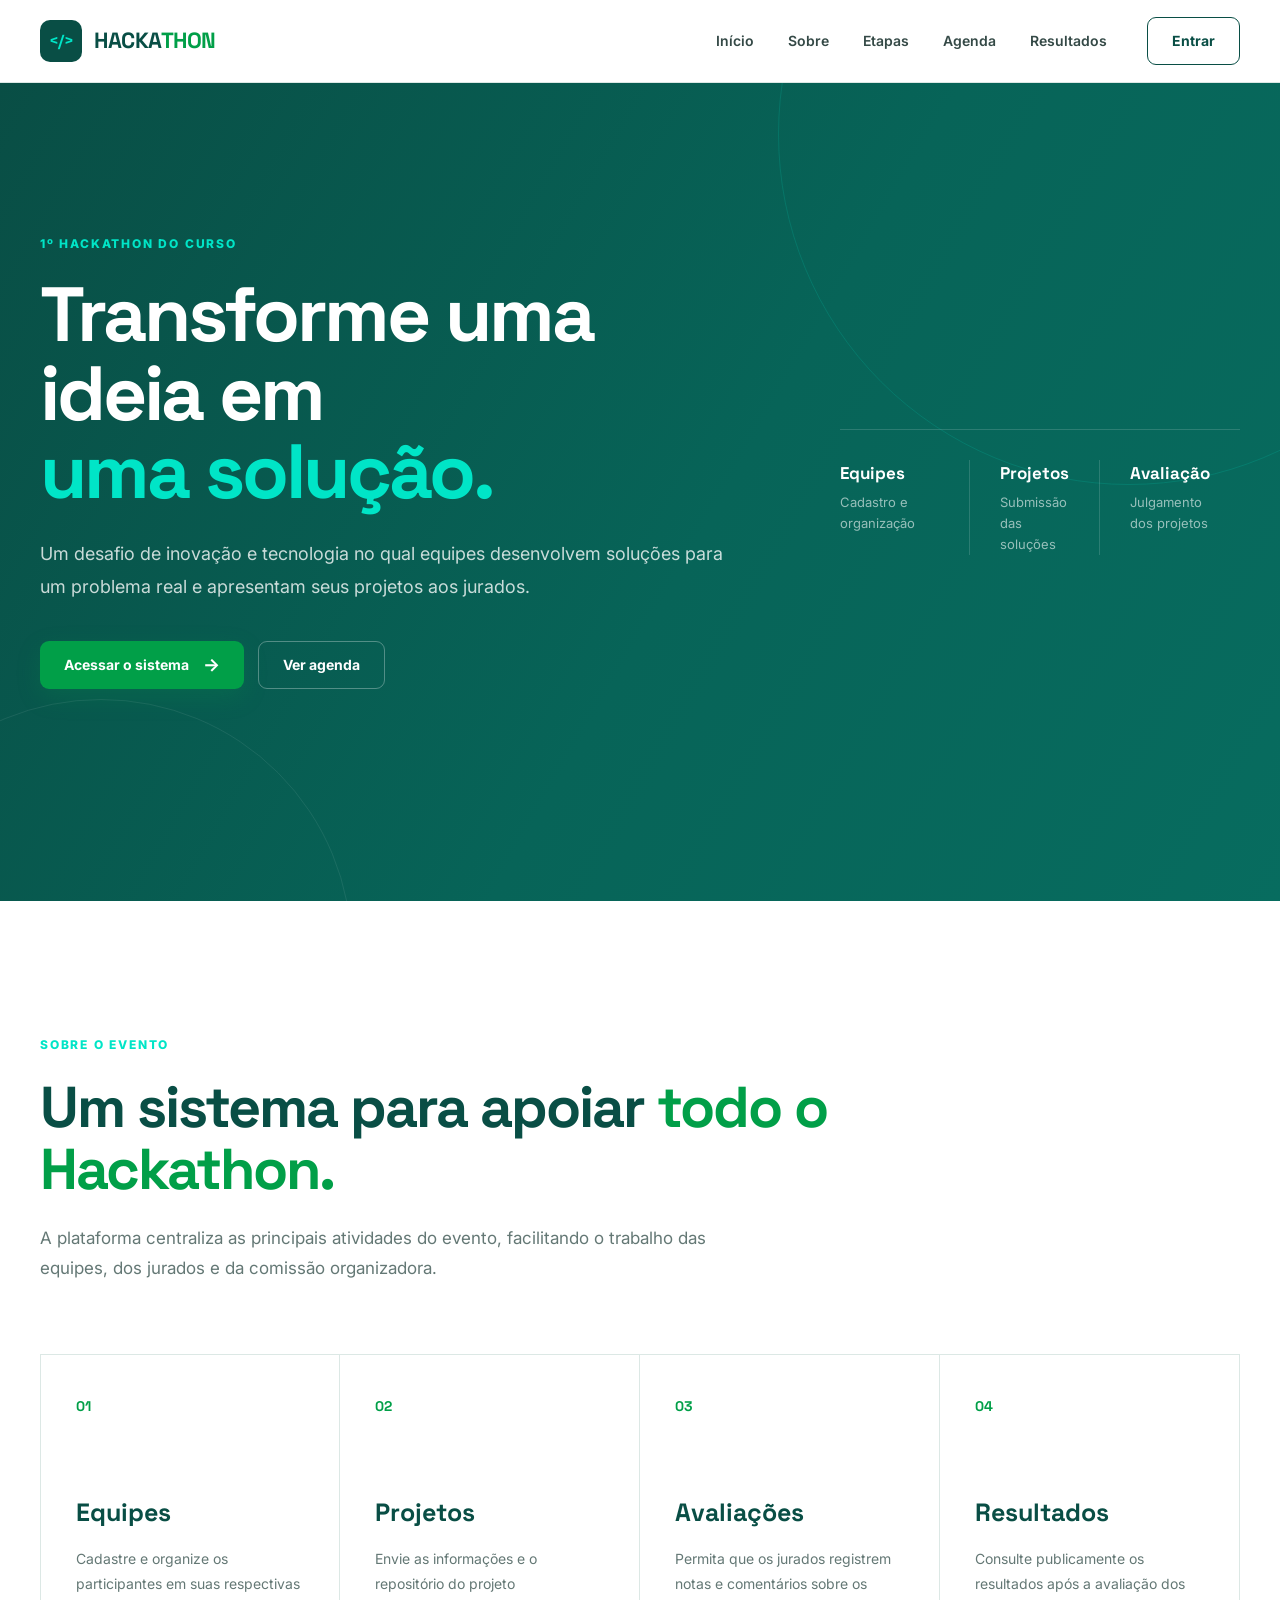
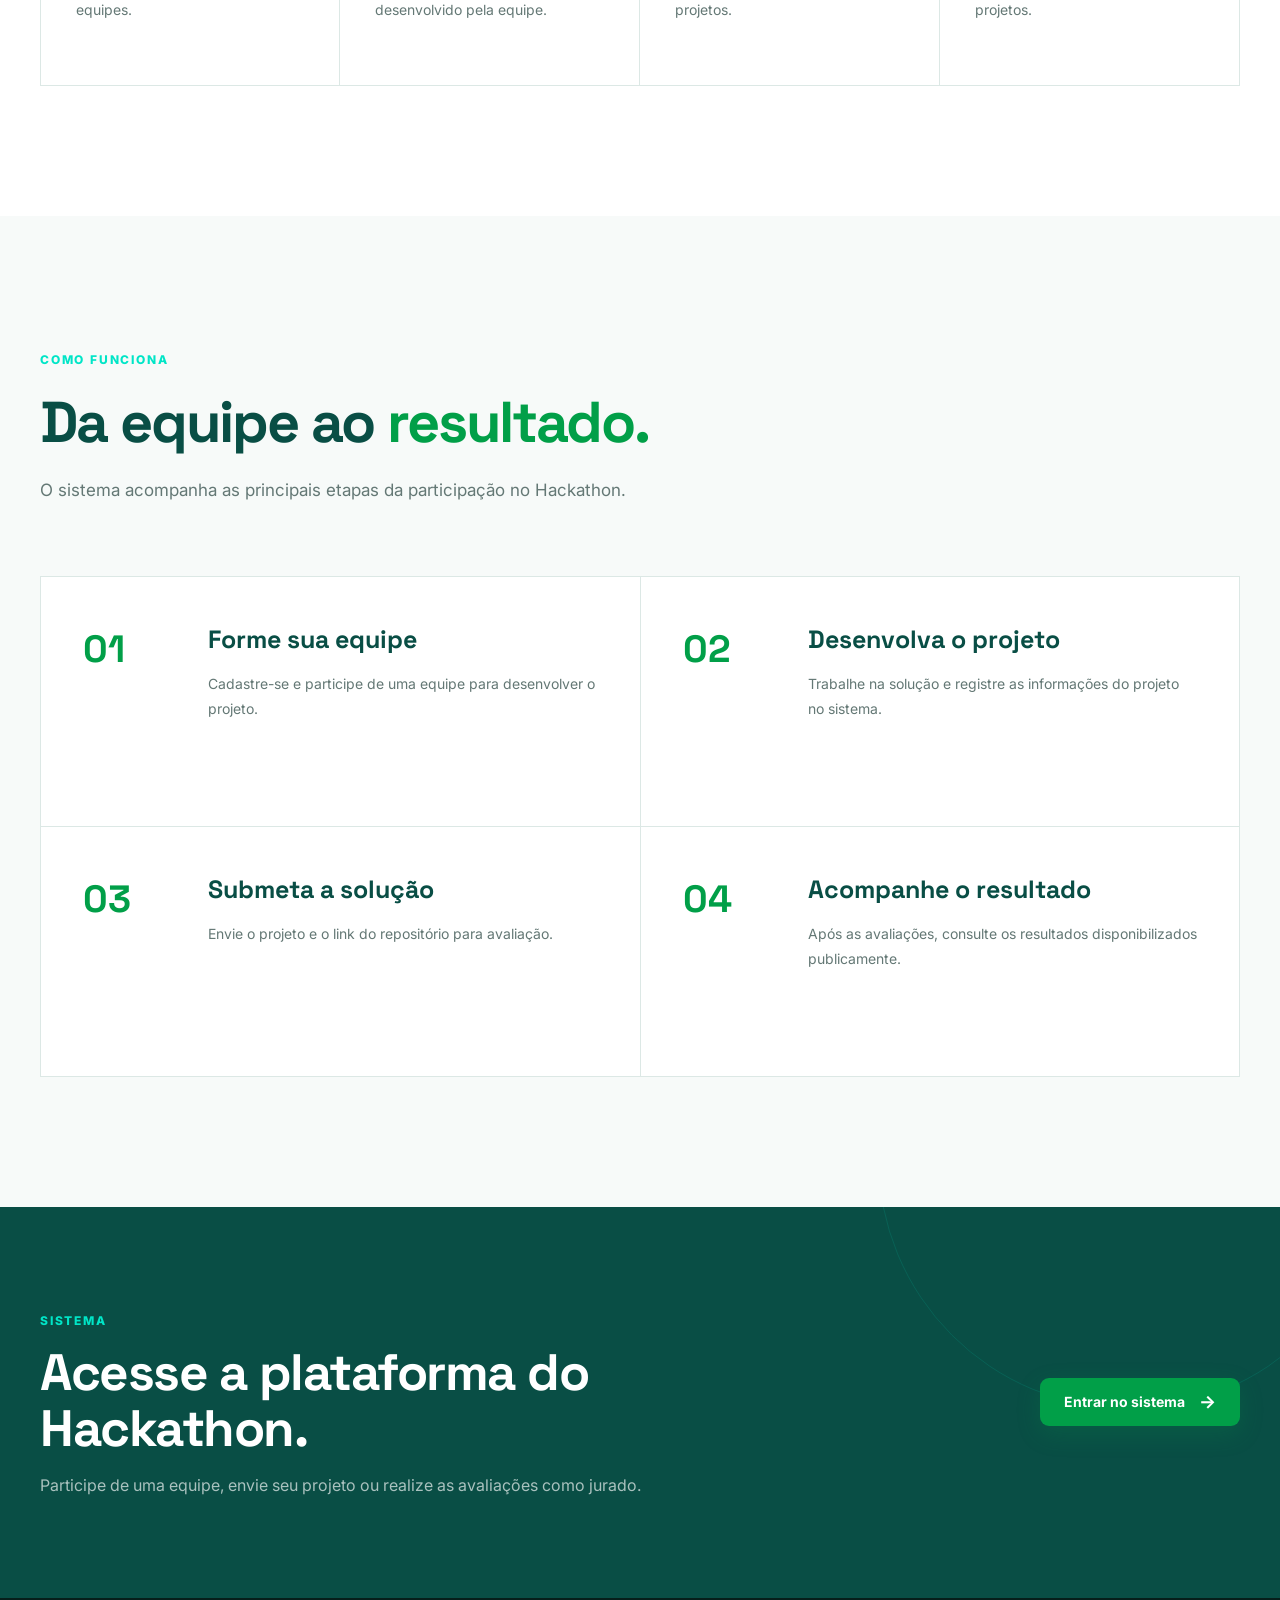
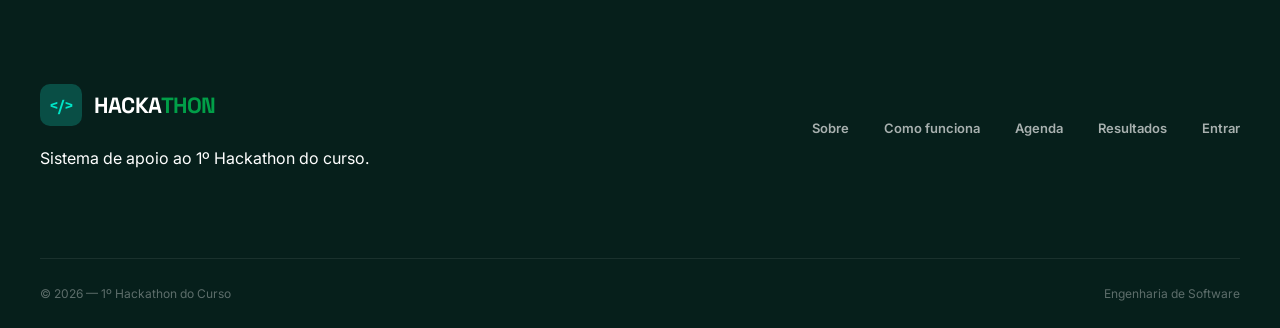
<file: index.html>
<!doctype html>
<html lang="pt-BR">
<head>
  <meta charset="UTF-8" />
  <meta name="viewport" content="width=device-width, initial-scale=1.0" />
  <meta name="description" content="Sistema de apoio ao 1º Hackathon do curso." />
  <title>1º Hackathon do Curso</title>
  <link rel="stylesheet" href="css/index.css" />
  <link rel="preconnect" href="https://fonts.googleapis.com" />
  <link rel="preconnect" href="https://fonts.gstatic.com" crossorigin />
  <link href="https://fonts.googleapis.com/css2?family=Inter:wght@400;500;600;700&family=Space+Grotesk:wght@500;600;700&display=swap" rel="stylesheet" />
</head>
<body>
  <header class="navbar">
    <div class="container navbar-content">
      <a href="index.html" class="logo">
        <span class="logo-symbol">&lt;/&gt;</span>
        <span>HACKA<span>THON</span></span>
      </a>
      <nav class="nav-links" id="navLinks">
        <a href="#inicio">Início</a>
        <a href="#sobre">Sobre</a>
        <a href="#etapas">Etapas</a>
        <a href="agenda.html">Agenda</a>
        <a href="resultados.php">Resultados</a>
      </nav>
      <a href="login.html" class="btn btn-outline">Entrar</a>
      <button type="button" class="menu-toggle" id="menuToggle" aria-label="Abrir menu" aria-controls="navLinks" aria-expanded="false">☰</button>
    </div>
  </header>
  <main>
    <section class="hero" id="inicio">
      <div class="container hero-content">
        <div class="hero-text">
          <span class="section-label">1º HACKATHON DO CURSO</span>
          <h1>Transforme uma ideia em <span>uma solução.</span></h1>
          <p>Um desafio de inovação e tecnologia no qual equipes desenvolvem soluções para um problema real e apresentam seus projetos aos jurados.</p>
          <div class="hero-actions">
            <a href="login.html" class="btn btn-primary">Acessar o sistema <span>→</span></a>
            <a href="agenda.html" class="btn btn-secondary">Ver agenda</a>
          </div>
        </div>
        <div class="hero-info">
          <div class="info-item">
            <strong>Equipes</strong>
            <span>Cadastro e organização</span>
          </div>
          <div class="info-item">
            <strong>Projetos</strong>
            <span>Submissão das soluções</span>
          </div>
          <div class="info-item">
            <strong>Avaliação</strong>
            <span>Julgamento dos projetos</span>
          </div>
        </div>
      </div>
    </section>
    <section class="section" id="sobre">
      <div class="container">
        <div class="section-heading">
          <span class="section-label">SOBRE O EVENTO</span>
          <h2>Um sistema para apoiar <span>todo o Hackathon.</span></h2>
          <p>A plataforma centraliza as principais atividades do evento, facilitando o trabalho das equipes, dos jurados e da comissão organizadora.</p>
        </div>
        <div class="features-grid">
          <article class="feature-card">
            <span class="feature-number">01</span>
            <h3>Equipes</h3>
            <p>Cadastre e organize os participantes em suas respectivas equipes.</p>
          </article>
          <article class="feature-card">
            <span class="feature-number">02</span>
            <h3>Projetos</h3>
            <p>Envie as informações e o repositório do projeto desenvolvido pela equipe.</p>
          </article>
          <article class="feature-card">
            <span class="feature-number">03</span>
            <h3>Avaliações</h3>
            <p>Permita que os jurados registrem notas e comentários sobre os projetos.</p>
          </article>
          <article class="feature-card">
            <span class="feature-number">04</span>
            <h3>Resultados</h3>
            <p>Consulte publicamente os resultados após a avaliação dos projetos.</p>
          </article>
        </div>
      </div>
    </section>
    <section class="section stages" id="etapas">
      <div class="container">
        <div class="section-heading">
          <span class="section-label">COMO FUNCIONA</span>
          <h2>Da equipe ao <span>resultado.</span></h2>
          <p>O sistema acompanha as principais etapas da participação no Hackathon.</p>
        </div>
        <div class="stages-list">
          <article class="stage">
            <span class="stage-number">01</span>
            <div>
              <h3>Forme sua equipe</h3>
              <p>Cadastre-se e participe de uma equipe para desenvolver o projeto.</p>
            </div>
          </article>
          <article class="stage">
            <span class="stage-number">02</span>
            <div>
              <h3>Desenvolva o projeto</h3>
              <p>Trabalhe na solução e registre as informações do projeto no sistema.</p>
            </div>
          </article>
          <article class="stage">
            <span class="stage-number">03</span>
            <div>
              <h3>Submeta a solução</h3>
              <p>Envie o projeto e o link do repositório para avaliação.</p>
            </div>
          </article>
          <article class="stage">
            <span class="stage-number">04</span>
            <div>
              <h3>Acompanhe o resultado</h3>
              <p>Após as avaliações, consulte os resultados disponibilizados publicamente.</p>
            </div>
          </article>
        </div>
      </div>
    </section>
    <section class="access">
      <div class="container access-content">
        <div>
          <span class="section-label">SISTEMA</span>
          <h2>Acesse a plataforma do Hackathon.</h2>
          <p>Participe de uma equipe, envie seu projeto ou realize as avaliações como jurado.</p>
        </div>
        <a href="login.html" class="btn btn-primary">Entrar no sistema <span>→</span></a>
      </div>
    </section>
  </main>
  <footer class="footer">
    <div class="container footer-content">
      <div>
        <a href="index.html" class="logo">
          <span class="logo-symbol">&lt;/&gt;</span>
          <span>HACKA<span>THON</span></span>
        </a>
        <p>Sistema de apoio ao 1º Hackathon do curso.</p>
      </div>
      <nav class="footer-links" aria-label="Links do rodapé">
        <a href="#sobre">Sobre</a>
        <a href="#etapas">Como funciona</a>
        <a href="agenda.html">Agenda</a>
        <a href="resultados.php">Resultados</a>
        <a href="login.html">Entrar</a>
      </nav>
    </div>
    <div class="container footer-bottom">
      <span>© 2026 — 1º Hackathon do Curso</span>
      <span>Engenharia de Software</span>
    </div>
  </footer>
  <script src="js/index.js"></script>
</body>
</html>
</file>
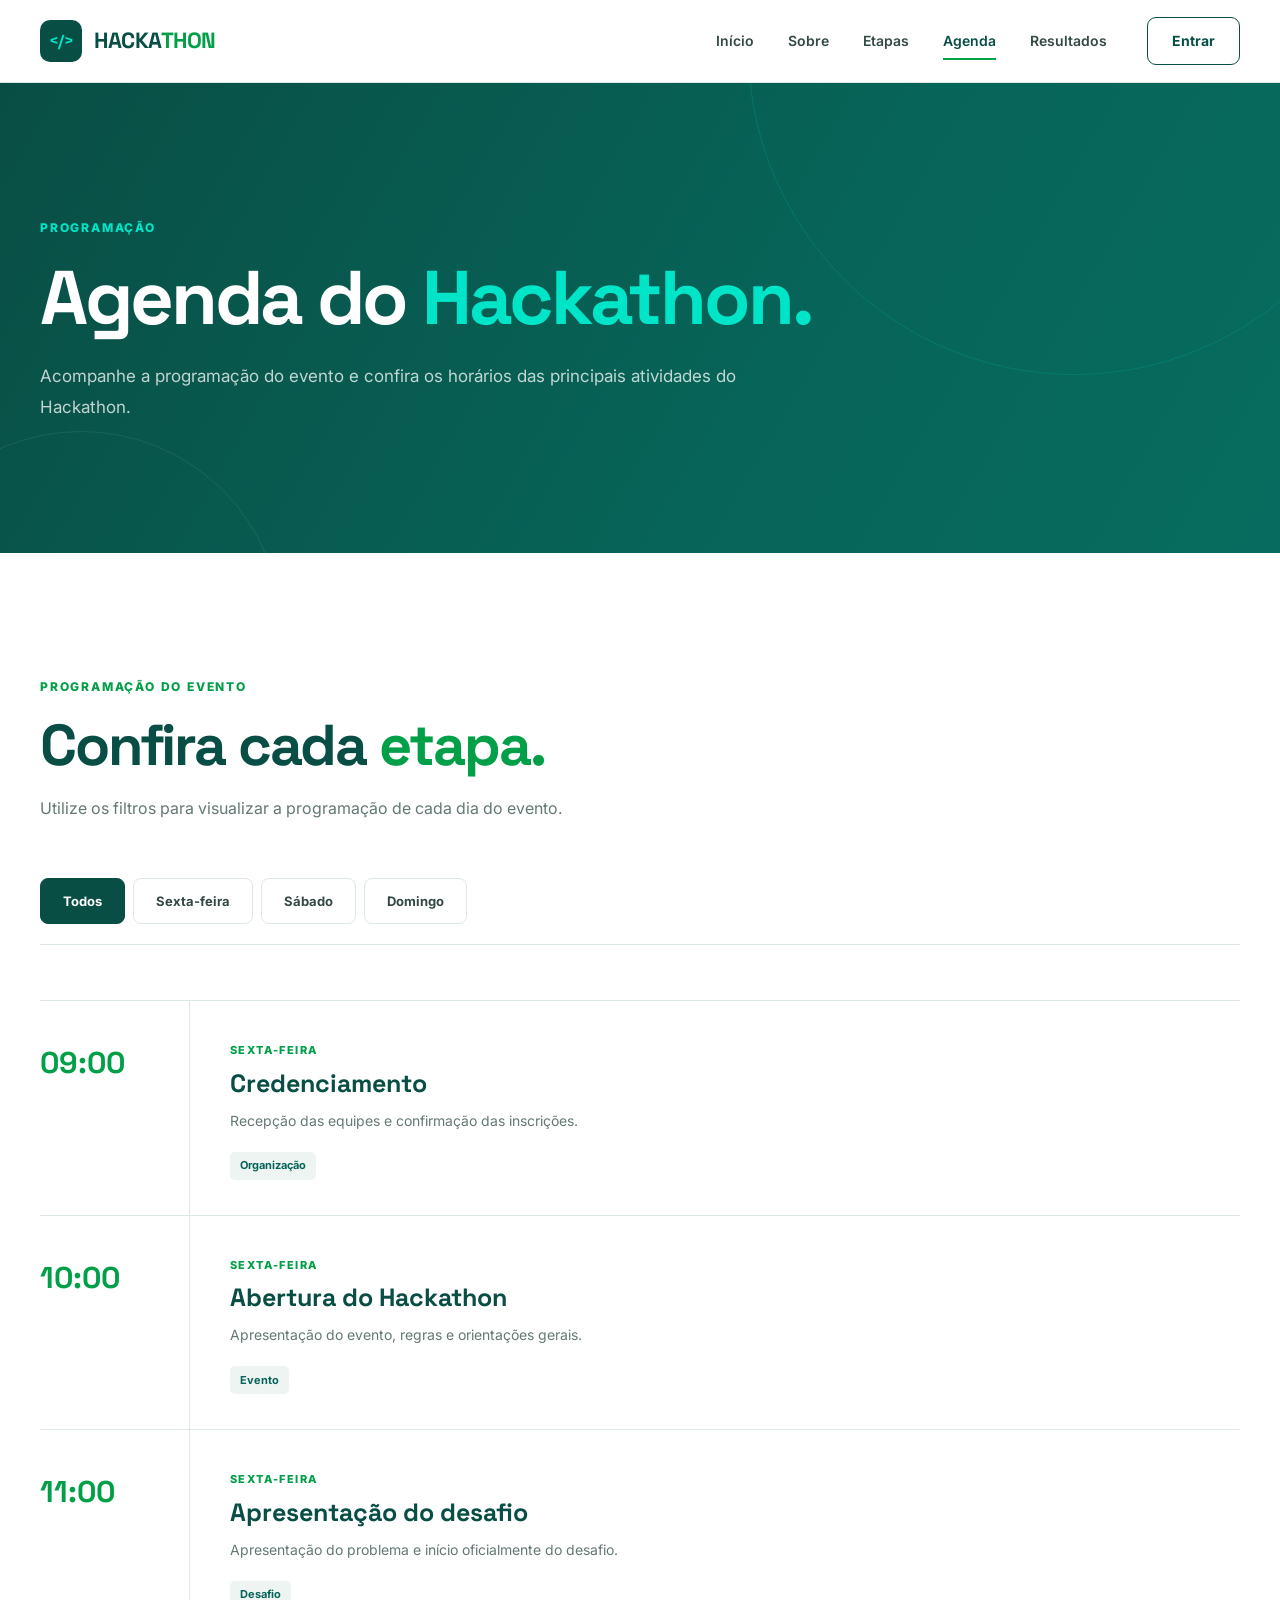
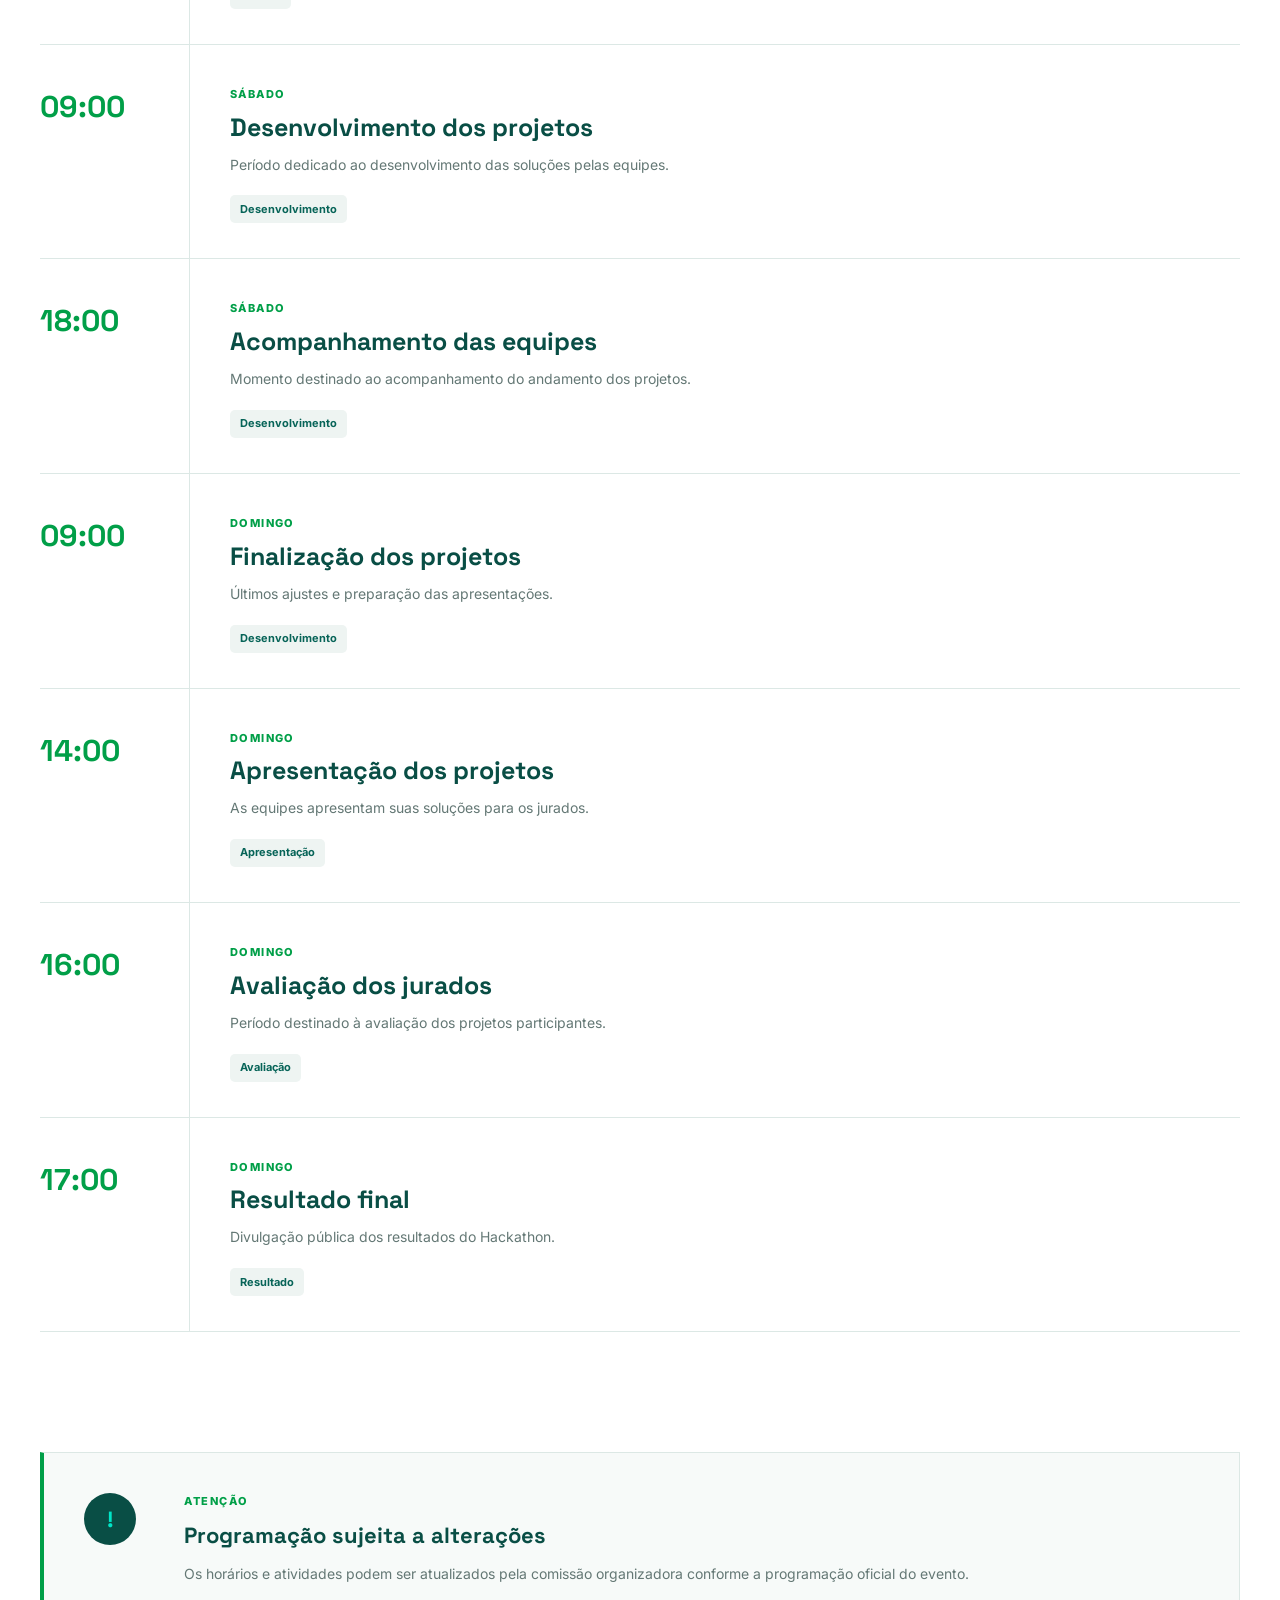
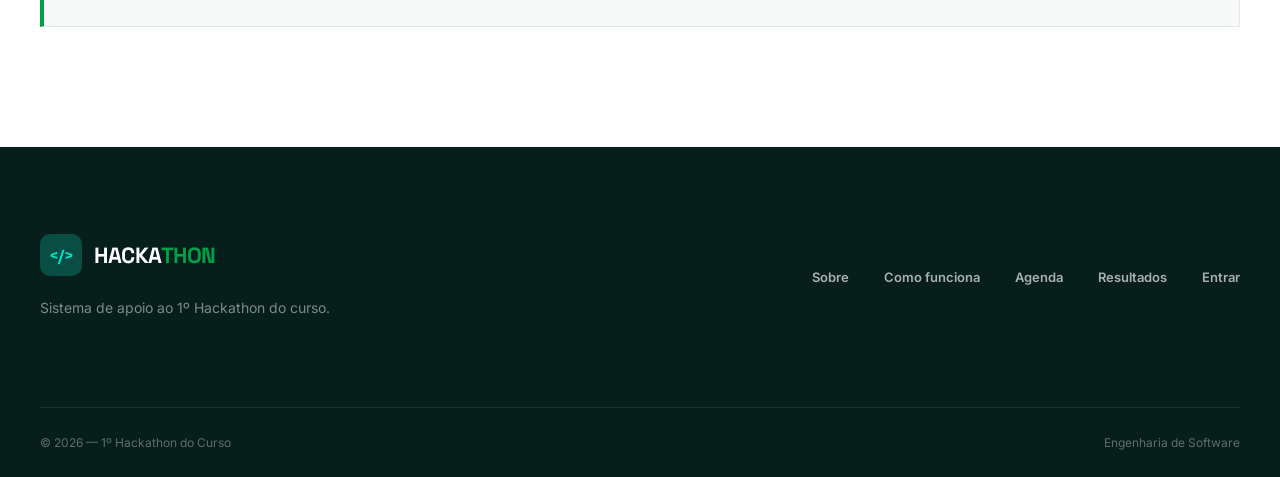
<file: agenda.html>
<!doctype html>
<html lang="pt-BR">
  <head>
    <meta charset="UTF-8" />
    <meta name="viewport" content="width=device-width, initial-scale=1.0" />
    <meta name="description" content="Confira a programação do 1º Hackathon do curso." />
    <title>Agenda | 1º Hackathon do Curso</title>
    <link rel="stylesheet" href="css/agenda.css" />
    <link rel="preconnect" href="https://fonts.googleapis.com" />
    <link rel="preconnect" href="https://fonts.gstatic.com" crossorigin />
    <link href="https://fonts.googleapis.com/css2?family=Inter:wght@400;500;600;700&family=Space+Grotesk:wght@500;600;700&display=swap" rel="stylesheet" />
  </head>
  <body>
    <!-- NAVEGAÇÃO -->
    <header class="navbar">
      <div class="container navbar-content">
        <a href="index.php" class="logo">
          <span class="logo-symbol">&lt;/&gt;</span>
          <span>HACKA<span>THON</span></span>
        </a>
        <nav class="nav-links" id="navLinks">
          <a href="index.php">Início</a>
          <a href="index.php#sobre">Sobre</a>
          <a href="index.php#etapas">Etapas</a>
          <a href="agenda.html" class="active">Agenda</a>
          <a href="resultados.php">Resultados</a>
        </nav>
        <a href="login.html" class="btn btn-outline">Entrar</a>
        <button type="button" class="menu-toggle" id="menuToggle" aria-label="Abrir menu" aria-controls="navLinks" aria-expanded="false">
          ☰
        </button>
      </div>
    </header>
    <main>
      <!-- CABEÇALHO -->
      <section class="page-header">
        <div class="container">
          <span class="section-label">PROGRAMAÇÃO</span>
          <h1>Agenda do <span>Hackathon.</span></h1>
          <p>Acompanhe a programação do evento e confira os horários das principais atividades do Hackathon.</p>
        </div>
      </section>
      <!-- AGENDA -->
      <section class="agenda-section">
        <div class="container">
          <div class="section-heading">
            <span class="section-label">PROGRAMAÇÃO DO EVENTO</span>
            <h2>Confira cada <span>etapa.</span></h2>
            <p>Utilize os filtros para visualizar a programação de cada dia do evento.</p>
          </div>
          <!-- FILTROS -->
          <div class="day-selector" role="group" aria-label="Filtrar programação por dia">
            <button type="button" class="day-button active" data-day="todos">Todos</button>
            <button type="button" class="day-button" data-day="sexta">Sexta-feira</button>
            <button type="button" class="day-button" data-day="sabado">Sábado</button>
            <button type="button" class="day-button" data-day="domingo">Domingo</button>
          </div>
          <!-- EVENTOS -->
          <div class="agenda-list" id="agendaList">
            <!-- Os eventos são carregados pelo JavaScript. -->
          </div>
        </div>
      </section>
      <!-- AVISO -->
      <section class="agenda-notice">
        <div class="container">
          <div class="notice-card">
            <div class="notice-icon">!</div>
            <div class="notice-content">
              <span class="notice-label">ATENÇÃO</span>
              <h3>Programação sujeita a alterações</h3>
              <p>Os horários e atividades podem ser atualizados pela comissão organizadora conforme a programação oficial do evento.</p>
            </div>
          </div>
        </div>
      </section>
    </main>
    <!-- RODAPÉ -->
    <footer class="footer">
      <div class="container footer-content">
        <div class="footer-brand">
          <a href="index.php" class="logo">
            <span class="logo-symbol">&lt;/&gt;</span>
            <span>HACKA<span>THON</span></span>
          </a>
          <p>Sistema de apoio ao 1º Hackathon do curso.</p>
        </div>
        <nav class="footer-links" aria-label="Links do rodapé">
          <a href="index.php#sobre">Sobre</a>
          <a href="index.php#etapas">Como funciona</a>
          <a href="agenda.html">Agenda</a>
          <a href="resultados.php">Resultados</a>
          <a href="login.html">Entrar</a>
        </nav>
      </div>
      <div class="container footer-bottom">
        <span>© 2026 — 1º Hackathon do Curso</span>
        <span>Engenharia de Software</span>
      </div>
    </footer>
    <script src="js/agenda.js"></script>
  </body>
</html>
</file>
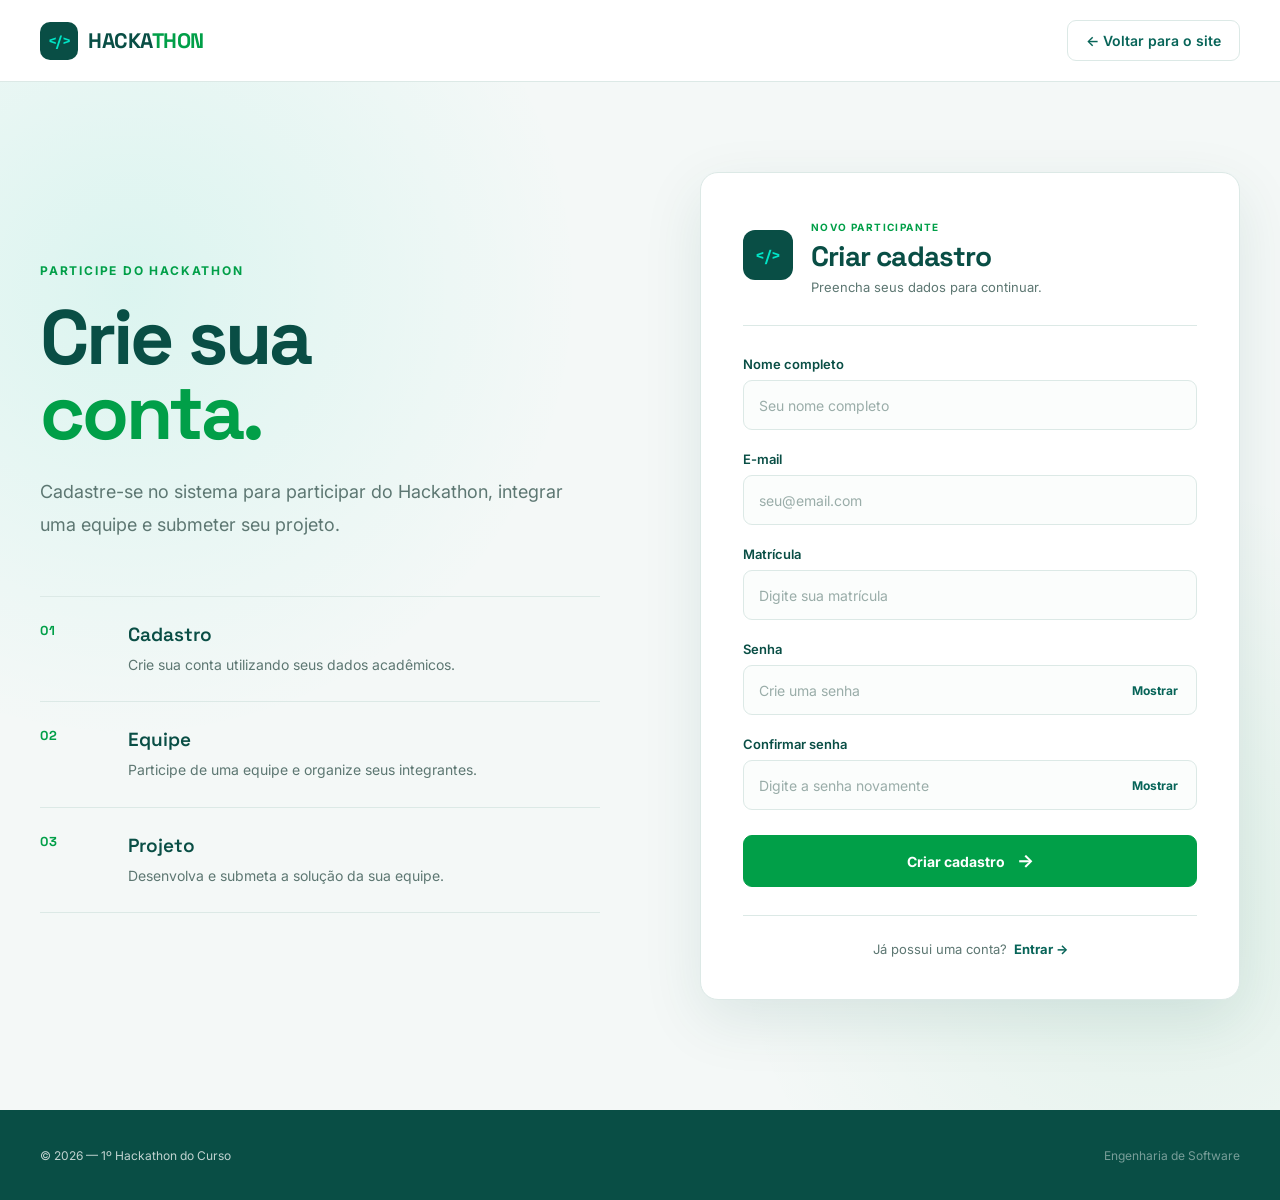
<file: cadastro.html>
<!doctype html>
<html lang="pt-BR">
  <head>
    <meta charset="UTF-8" />
    <meta name="viewport" content="width=device-width, initial-scale=1.0" />
    <meta name="description" content="Cadastro de participante do 1º Hackathon do curso." />
    <title>Cadastrar | 1º Hackathon do Curso</title>
    <link rel="stylesheet" href="css/cadastro.css" />
    <link rel="preconnect" href="https://fonts.googleapis.com" />
    <link rel="preconnect" href="https://fonts.gstatic.com" crossorigin />
    <link href="https://fonts.googleapis.com/css2?family=Inter:wght@400;500;600;700&family=Space+Grotesk:wght@500;600;700&display=swap" rel="stylesheet" />
  </head>
  <body>
    <header class="navbar">
      <div class="container navbar-content">
        <a href="index.php" class="logo">
          <span class="logo-symbol">&lt;/&gt;</span>
          <span>HACKA<span>THON</span></span>
        </a>
        <a href="index.php" class="back-link">← Voltar para o site</a>
      </div>
    </header>
    <main class="register-page">
      <div class="container register-container">
        <section class="register-intro">
          <span class="section-label">PARTICIPE DO HACKATHON</span>
          <h1>Crie sua <span>conta.</span></h1>
          <p>Cadastre-se no sistema para participar do Hackathon, integrar uma equipe e submeter seu projeto.</p>
          <div class="register-info">
            <div class="info-item">
              <span class="info-number">01</span>
              <div>
                <h3>Cadastro</h3>
                <p>Crie sua conta utilizando seus dados acadêmicos.</p>
              </div>
            </div>
            <div class="info-item">
              <span class="info-number">02</span>
              <div>
                <h3>Equipe</h3>
                <p>Participe de uma equipe e organize seus integrantes.</p>
              </div>
            </div>
            <div class="info-item">
              <span class="info-number">03</span>
              <div>
                <h3>Projeto</h3>
                <p>Desenvolva e submeta a solução da sua equipe.</p>
              </div>
            </div>
          </div>
        </section>
        <section class="register-card">
          <div class="card-header">
            <div class="card-icon">&lt;/&gt;</div>
            <div>
              <span class="section-label">NOVO PARTICIPANTE</span>
              <h2>Criar cadastro</h2>
              <p>Preencha seus dados para continuar.</p>
            </div>
          </div>
          <!-- Coleta os dados do participante (nome, e-mail, matrícula e senha) para validar via JS no cadastro.js -->
          <form id="cadastroForm">
            <div class="form-group">
              <label for="nome">Nome completo</label>
              <input type="text" id="nome" name="nome" placeholder="Seu nome completo" autocomplete="name" required />
            </div>
            <div class="form-group">
              <label for="email">E-mail</label>
              <input type="email" id="email" name="email" placeholder="seu@email.com" autocomplete="email" required />
            </div>
            <div class="form-group">
              <label for="matricula">Matrícula</label>
              <input type="text" id="matricula" name="matricula" placeholder="Digite sua matrícula" autocomplete="off" required />
            </div>
            <div class="form-group">
              <label for="password">Senha</label>
              <div class="password-input">
                <input type="password" id="password" name="password" placeholder="Crie uma senha" autocomplete="new-password" required minlength="6"/>
                <button type="button" id="togglePassword" class="password-toggle" aria-label="Mostrar senha">Mostrar</button>
              </div>
            </div>
            <div class="form-group">
              <label for="confirmPassword">Confirmar senha</label>
              <div class="password-input">
                <input type="password" id="confirmPassword" name="confirmPassword" placeholder="Digite a senha novamente" autocomplete="new-password" required />
                <button type="button" id="toggleConfirmPassword" class="password-toggle" aria-label="Mostrar confirmação de senha">Mostrar</button>
              </div>
            </div>
            <!-- Div vazia que o JS usa para exibir alertas de erro ou sucesso sem recarregar a página -->
            <div class="form-message" id="cadastroMessage" role="alert" aria-live="polite"></div>
            <button type="submit" class="btn btn-primary register-button">
              Criar cadastro <span>→</span>
            </button>
          </form>
          <div class="register-footer">
            <span>Já possui uma conta?</span>
            <a href="login.html">Entrar →</a>
          </div>
        </section>
      </div>
    </main>
    <footer class="footer">
      <div class="container footer-content">
        <span>© 2026 — 1º Hackathon do Curso</span>
        <span>Engenharia de Software</span>
      </div>
    </footer>
    <script src="js/cadastro.js"></script>
  </body>
</html>
</file>
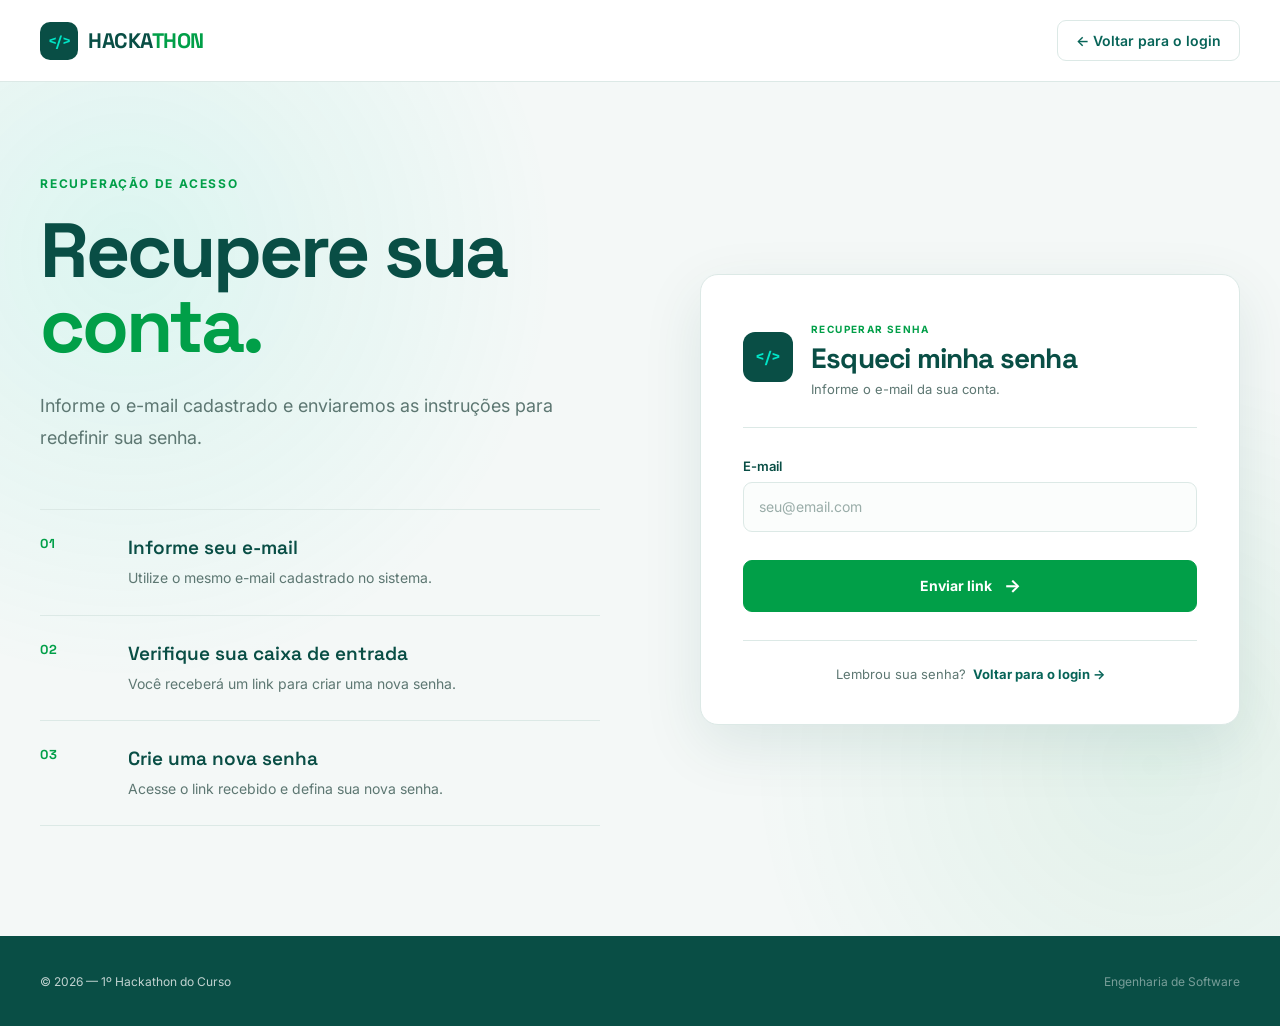
<file: esqueci-senha.html>
<!doctype html>
<html lang="pt-BR">
  <head>
    <meta charset="UTF-8" />
    <meta name="viewport" content="width=device-width, initial-scale=1.0" />
    <meta
      name="description"
      content="Recupere o acesso à sua conta do 1º Hackathon do Curso."
    />
    <title>Esqueci minha senha | 1º Hackathon do Curso</title>

    <link rel="stylesheet" href="css/login.css" />

    <link rel="preconnect" href="https://fonts.googleapis.com" />
    <link rel="preconnect" href="https://fonts.gstatic.com" crossorigin />
    <link
      href="https://fonts.googleapis.com/css2?family=Inter:wght@400;500;600;700&family=Space+Grotesk:wght@500;600;700&display=swap"
      rel="stylesheet"
    />
  </head>
  <body>
    <header class="navbar">
      <div class="container navbar-content">
        <a href="index.php" class="logo">
          <span class="logo-symbol">&lt;/&gt;</span>
          <span>HACKA<span>THON</span></span>
        </a>

        <a href="login.html" class="back-link">← Voltar para o login</a>
      </div>
    </header>
    <main class="login-main">
      <div class="container login-container">
        <section class="login-intro">
          <span class="section-label">RECUPERAÇÃO DE ACESSO</span>
          <h1>Recupere sua <span>conta.</span></h1>
          <p>
            Informe o e-mail cadastrado e enviaremos as instruções para
            redefinir sua senha.
          </p>
          <div class="login-info">
            <div class="info-item">
              <span class="info-number">01</span>
              <div>
                <h3>Informe seu e-mail</h3>
                <p>Utilize o mesmo e-mail cadastrado no sistema.</p>
              </div>
            </div>
            <div class="info-item">
              <span class="info-number">02</span>
              <div>
                <h3>Verifique sua caixa de entrada</h3>
                <p>Você receberá um link para criar uma nova senha.</p>
              </div>
            </div>
            <div class="info-item">
              <span class="info-number">03</span>
              <div>
                <h3>Crie uma nova senha</h3>
                <p>Acesse o link recebido e defina sua nova senha.</p>
              </div>
            </div>
          </div>
        </section>
        <section class="login-card">
          <div class="card-header">
            <div class="card-icon">&lt;/&gt;</div>
            <div>
              <span class="section-label">RECUPERAR SENHA</span>
              <h2>Esqueci minha senha</h2>
              <p>Informe o e-mail da sua conta.</p>
            </div>
          </div>
          <form id="forgotPasswordForm">
            <div class="form-group">
              <label for="email">E-mail</label>
              <input
                type="email"
                id="email"
                name="email"
                placeholder="seu@email.com"
                autocomplete="email"
                required
              />
            </div>
            <div
              class="form-message"
              id="forgotPasswordMessage"
              role="alert"
              aria-live="polite"
            ></div>

            <button type="submit" class="btn btn-primary login-button">
              Enviar link <span>→</span>
            </button>
          </form>
          <div class="login-footer">
            <span>Lembrou sua senha?</span>
            <a href="login.html">Voltar para o login →</a>
          </div>
        </section>
      </div>
    </main>
    <footer class="footer">
      <div class="container footer-content">
        <span>© 2026 — 1º Hackathon do Curso</span>
        <span>Engenharia de Software</span>
      </div>
    </footer>
    <script src="js/esqueci-senha.js"></script>
  </body>
</html>
</file>
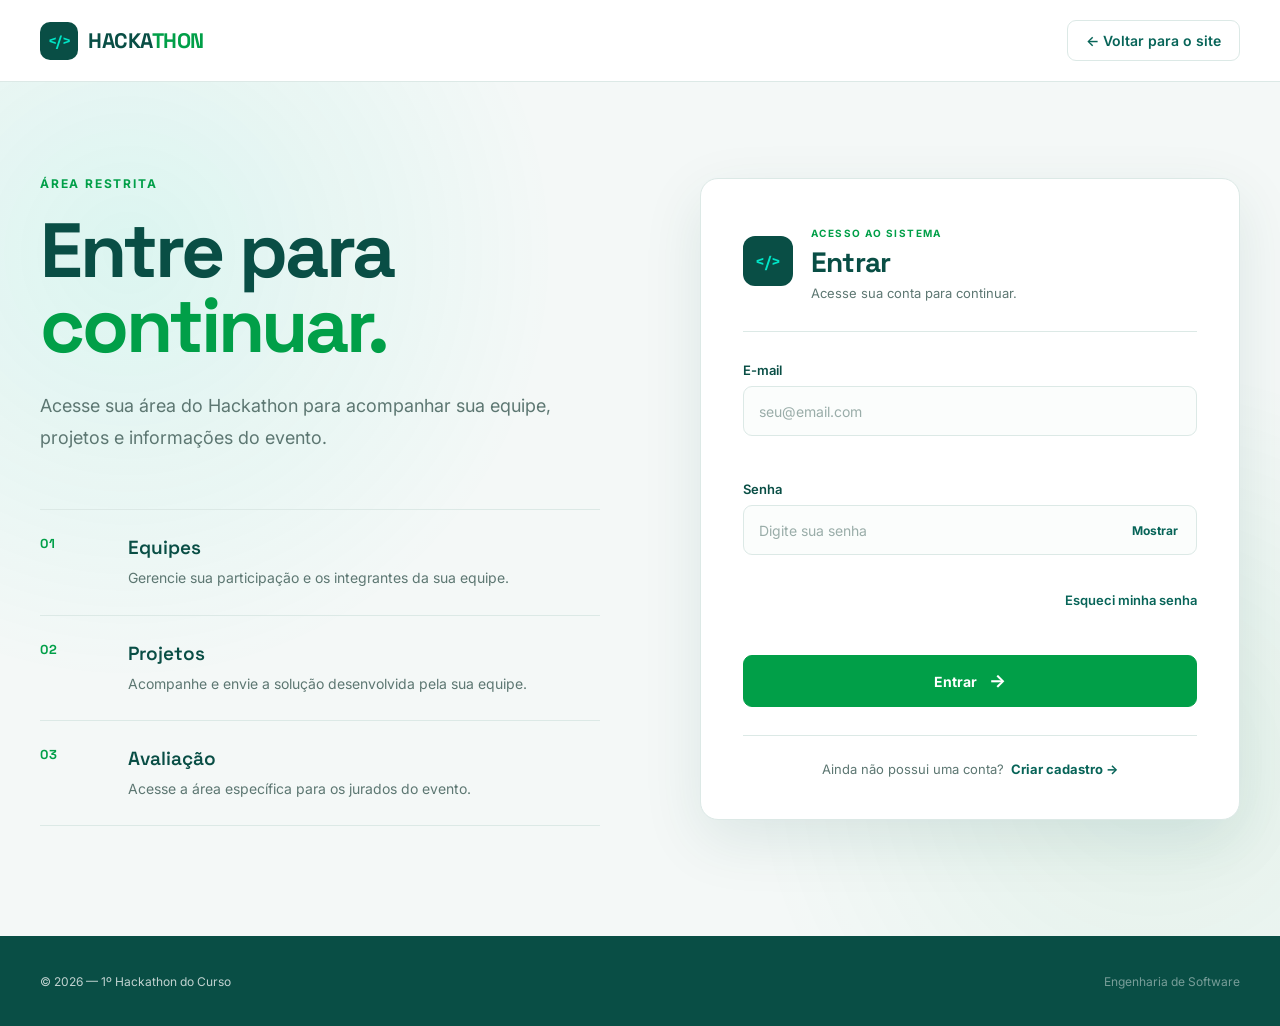
<file: login.html>
<!doctype html>
<html lang="pt-BR">
  <head>
    <meta charset="UTF-8" />
    <meta name="viewport" content="width=device-width, initial-scale=1.0" />
    <meta name="description" content="Acesse sua área do 1º Hackathon do curso." />
    <title>Entrar | 1º Hackathon do Curso</title>
    <link rel="stylesheet" href="css/login.css" />
    <link rel="preconnect" href="https://fonts.googleapis.com" />
    <link rel="preconnect" href="https://fonts.gstatic.com" crossorigin />
    <link href="https://fonts.googleapis.com/css2?family=Inter:wght@400;500;600;700&family=Space+Grotesk:wght@500;600;700&display=swap" rel="stylesheet" />
  </head>
  <body>
    <header class="navbar">
      <div class="container navbar-content">
        <a href="index.php" class="logo">
          <span class="logo-symbol">&lt;/&gt;</span>
          <span>HACKA<span>THON</span></span>
        </a>
        <a href="index.php" class="back-link">← Voltar para o site</a>
      </div>
    </header>
    <main class="login-main">
      <div class="container login-container">
        <section class="login-intro">
          <span class="section-label">ÁREA RESTRITA</span>
          <h1>Entre para <span>continuar.</span></h1>
          <p>Acesse sua área do Hackathon para acompanhar sua equipe, projetos e informações do evento.</p>
          <div class="login-info">
            <div class="info-item">
              <span class="info-number">01</span>
              <div>
                <h3>Equipes</h3>
                <p>Gerencie sua participação e os integrantes da sua equipe.</p>
              </div>
            </div>
            <div class="info-item">
              <span class="info-number">02</span>
              <div>
                <h3>Projetos</h3>
                <p>Acompanhe e envie a solução desenvolvida pela sua equipe.</p>
              </div>
            </div>
            <div class="info-item">
              <span class="info-number">03</span>
              <div>
                <h3>Avaliação</h3>
                <p>Acesse a área específica para os jurados do evento.</p>
              </div>
            </div>
          </div>
        </section>
        <section class="login-card">
          <div class="card-header">
            <div class="card-icon">&lt;/&gt;</div>
            <div>
              <span class="section-label">ACESSO AO SISTEMA</span>
              <h2>Entrar</h2>
              <p>Acesse sua conta para continuar.</p>
            </div>
          </div>
          <form id="loginForm">
            <div class="form-group">
              <label for="email">E-mail</label>
              <input type="email" id="email" name="email" placeholder="seu@email.com" autocomplete="email" required />
            </div>
            <div class="form-group">
              <label for="password">Senha</label>
              <div class="password-input">
                <input type="password" id="password" name="password" placeholder="Digite sua senha" autocomplete="current-password" required />
                <button type="button" id="togglePassword" class="password-toggle" aria-label="Mostrar senha">Mostrar</button>
              </div>
            </div>
            <div class="forgot-password">
              <a href="esqueci-senha.html">Esqueci minha senha</a> 
            </div>
            <div class="form-message" id="loginMessage" role="alert" aria-live="polite"></div>
            <button type="submit" class="btn btn-primary login-button">
              Entrar <span>→</span>
            </button>
          </form>
          <div class="login-footer">
            <span>Ainda não possui uma conta?</span>
            <a href="cadastro.html">Criar cadastro →</a>
          </div>
        </section>
      </div>
    </main>
    <footer class="footer">
      <div class="container footer-content">
        <span>© 2026 — 1º Hackathon do Curso</span>
        <span>Engenharia de Software</span>
      </div>
    </footer>
    <script src="js/login.js"></script>
  </body>
</html>
</file>
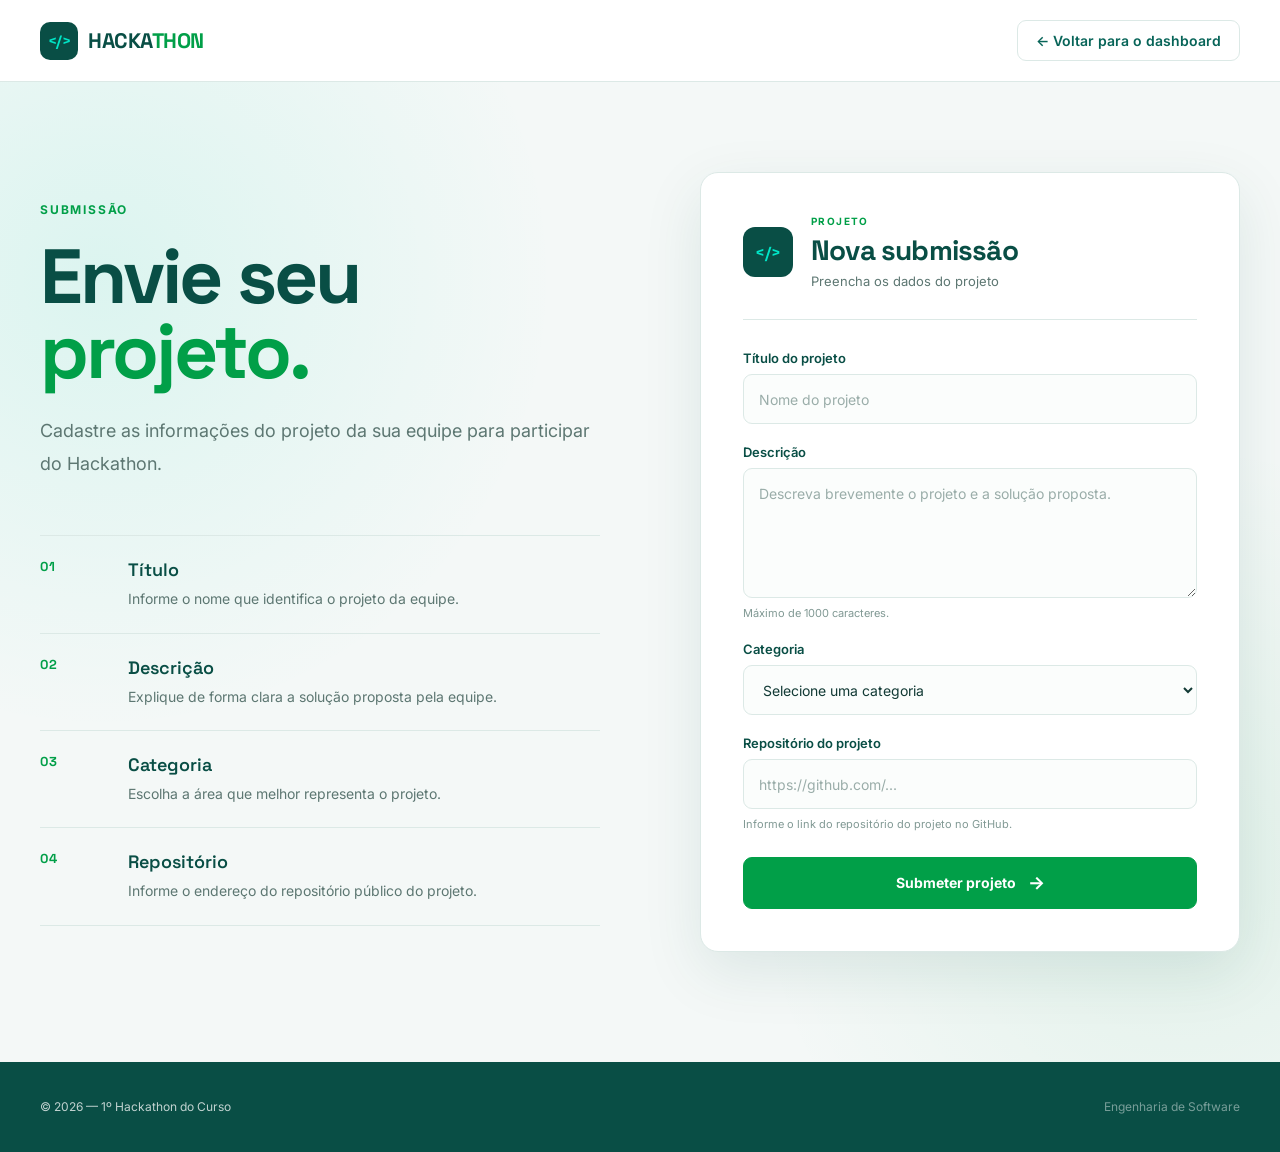
<file: participante/submissao.html>
<!doctype html>
<html lang="pt-BR">
  <head>
    <meta charset="UTF-8" />
    <meta name="viewport" content="width=device-width, initial-scale=1.0" />
    <title>Submeter Projeto | 1º Hackathon do Curso</title>
    <link rel="stylesheet" href="../css/submissao.css" />
    <link rel="preconnect" href="https://fonts.googleapis.com" />
    <link rel="preconnect" href="https://fonts.gstatic.com" crossorigin />
    <link href="https://fonts.googleapis.com/css2?family=Inter:wght@400;500;600;700;800&family=Space+Grotesk:wght@400;500;600;700&display=swap" rel="stylesheet" />
  </head>
  <body class="submission-page">
    <!-- NAVBAR -->
    <header class="navbar">
      <div class="container navbar-content">
        <a href="../index.php" class="logo">
          <span class="logo-symbol">&lt;/&gt;</span>
          <span>HACKA<span>THON</span></span>
        </a>
        <a href="dashboard.php" class="back-link">
          ← Voltar para o dashboard
        </a>
      </div>
    </header>
    <!-- CONTEÚDO -->
    <main class="submission-main">
      <div class="container submission-container">
        <!-- INTRODUÇÃO -->
        <section class="submission-intro">
          <span class="section-label">SUBMISSÃO</span>
          <h1>
            Envie seu
            <span>projeto.</span>
          </h1>
          <p>
            Cadastre as informações do projeto da sua equipe para participar do Hackathon.
          </p>
          <div class="submission-info">
            <div class="info-item">
              <span class="info-number">01</span>
              <div>
                <h3>Título</h3>
                <p>Informe o nome que identifica o projeto da equipe.</p>
              </div>
            </div>
            <div class="info-item">
              <span class="info-number">02</span>
              <div>
                <h3>Descrição</h3>
                <p>Explique de forma clara a solução proposta pela equipe.</p>
              </div>
            </div>
            <div class="info-item">
              <span class="info-number">03</span>
              <div>
                <h3>Categoria</h3>
                <p>Escolha a área que melhor representa o projeto.</p>
              </div>
            </div>
            <div class="info-item">
              <span class="info-number">04</span>
              <div>
                <h3>Repositório</h3>
                <p>Informe o endereço do repositório público do projeto.</p>
              </div>
            </div>
          </div>
        </section>
        <!-- CARD DE SUBMISSÃO -->
        <section class="submission-card">
          <div class="card-header">
            <span class="card-icon">&lt;/&gt;</span>
            <div>
              <span class="card-label">PROJETO</span>
              <h2>Nova submissão</h2>
              <p>Preencha os dados do projeto</p>
            </div>
          </div>
          <form id="submissaoForm" action="submissao.php" method="POST">
            <!-- TÍTULO -->
            <div class="form-group">
              <label for="titulo">Título do projeto</label>
              <input type="text" id="titulo" name="titulo" placeholder="Nome do projeto" maxlength="100" required />
            </div>
            <!-- DESCRIÇÃO -->
            <div class="form-group">
              <label for="descricao">Descrição</label>
              <textarea id="descricao" name="descricao" placeholder="Descreva brevemente o projeto e a solução proposta." maxlength="1000" required></textarea>
              <span class="field-hint">Máximo de 1000 caracteres.</span>
            </div>
            <!-- CATEGORIA -->
            <div class="form-group">
              <label for="categoria">Categoria</label>
              <select id="categoria" name="categoria" required>
                <option value="" disabled selected>Selecione uma categoria</option>
                <option value="Tecnologia">Tecnologia</option>
                <option value="Educação">Educação</option>
                <option value="Sustentabilidade">Sustentabilidade</option>
                <option value="Saúde">Saúde</option>
                <option value="Mobilidade">Mobilidade</option>
                <option value="Outros">Outros</option>
              </select>
            </div>
            <!-- REPOSITÓRIO -->
            <div class="form-group">
              <label for="repositorio">Repositório do projeto</label>
              <input type="url" id="repositorio" name="repositorio" placeholder="https://github.com/..." autocomplete="url" required />
              <span class="field-hint">Informe o link do repositório do projeto no GitHub.</span>
            </div>
            <!-- MENSAGEM -->
            <div class="form-message" id="submissaoMessage"></div>
            <!-- BOTÃO -->
            <button type="submit" class="btn btn-primary submission-button">
              Submeter projeto
              <span>→</span>
            </button>
          </form>
        </section>
      </div>
    </main>
    <!-- FOOTER -->
    <footer class="footer">
      <div class="container footer-content">
        <span>© 2026 — 1º Hackathon do Curso</span>
        <span>Engenharia de Software</span>
      </div>
    </footer>
    <script src="../js/script.js"></script>
  </body>
</html>
</file>
<file: css/index.css>
/* INDEX */
:root {
  --verde-escuro: #094e45;
  --verde: #076458;
  --verde-medio: #076c5f;
  --verde-claro: #019f48;
  --turquesa: #03d6af;
  --turquesa-vivo: #00e5c7;
  --branco: #ffffff;
  --cinza-50: #f7faf9;
  --cinza-100: #eef4f2;
  --cinza-200: #dce8e5;
  --cinza-500: #647875;
  --cinza-700: #344946;
  --preto: #10201d;
  --container: 1400px;
  --radius: 18px;
  --transition: 0.25s ease;
}

/* RESET */
* {
  margin: 0;
  padding: 0;
  box-sizing: border-box;
}
html {
  scroll-behavior: smooth;
}
body {
  min-height: 100vh;
  font-family: "Inter", sans-serif;
  color: var(--preto);
  background: var(--branco);
  line-height: 1.6;
}
a {
  color: inherit;
  text-decoration: none;
}
button,
input,
textarea,
select {
  font: inherit;
}
.container {
  width: min(100% - 80px, var(--container));
  margin: 0 auto;
}

/* NAVBAR */
.navbar {
  position: sticky;
  top: 0;
  z-index: 1000;
  width: 100%;
  background: rgba(255, 255, 255, 0.96);
  border-bottom: 1px solid var(--cinza-200);
  backdrop-filter: blur(14px);
}
.navbar-content {
  min-height: 82px;
  display: flex;
  align-items: center;
  justify-content: space-between;
  gap: 40px;
}

/* LOGO */
.logo {
  display: inline-flex;
  align-items: center;
  gap: 12px;
  font-family: "Space Grotesk", sans-serif;
  font-size: 22px;
  font-weight: 700;
  letter-spacing: -0.5px;
  color: var(--verde-escuro);
  white-space: nowrap;
}
.logo-symbol {
  display: inline-flex;
  align-items: center;
  justify-content: center;
  width: 42px;
  height: 42px;
  border-radius: 10px;
  background: var(--verde-escuro);
  color: var(--turquesa-vivo);
  font-family: "Space Grotesk", sans-serif;
  font-size: 16px;
  font-weight: 700;
}
.logo > span:last-child > span {
  color: var(--verde-claro);
}

/* NAV LINKS */
.nav-links {
  display: flex;
  align-items: center;
  gap: 34px;
  margin-left: auto;
}
.nav-links a {
  position: relative;
  color: var(--cinza-700);
  font-size: 14px;
  font-weight: 600;
  transition: color var(--transition), transform var(--transition);
}
.nav-links a::after {
  content: "";
  position: absolute;
  left: 0;
  bottom: -8px;
  width: 0;
  height: 2px;
  background: var(--verde-claro);
  transition: width var(--transition);
}
.nav-links a:hover {
  color: var(--verde-escuro);
}
.nav-links a:hover::after {
  width: 100%;
}

/* BOTÕES */
.btn {
  display: inline-flex;
  align-items: center;
  justify-content: center;
  gap: 14px;
  min-height: 48px;
  padding: 0 24px;
  border-radius: 9px;
  font-size: 14px;
  font-weight: 700;
  cursor: pointer;
  transition: transform var(--transition), background var(--transition), border-color var(--transition), box-shadow var(--transition);
}
.btn:hover {
  transform: translateY(-2px);
}
.btn-primary {
  background: var(--verde-claro);
  color: var(--branco);
  box-shadow: 0 8px 24px rgba(1, 159, 72, 0.18);
}
.btn-primary:hover {
  background: #018b40;
  box-shadow: 0 12px 30px rgba(1, 159, 72, 0.25);
}
.btn-primary span {
  font-size: 18px;
}
.btn-outline {
  border: 1px solid var(--verde-escuro);
  color: var(--verde-escuro);
  background: transparent;
}
.btn-outline:hover {
  background: var(--verde-escuro);
  color: var(--branco);
}
.btn-secondary {
  border: 1px solid var(--cinza-200);
  background: var(--branco);
  color: var(--verde-escuro);
}
.btn-secondary:hover {
  border-color: var(--verde);
  background: var(--cinza-50);
}

/* MENU MOBILE */
.menu-toggle {
  display: none;
  width: 44px;
  height: 44px;
  border: 1px solid var(--cinza-200);
  border-radius: 8px;
  background: var(--branco);
  color: var(--verde-escuro);
  font-size: 22px;
  cursor: pointer;
}

/* HERO */
.hero {
  position: relative;
  overflow: hidden;
  min-height: calc(100vh - 82px);
  display: flex;
  align-items: center;
  background: linear-gradient(120deg, var(--verde-escuro) 0%, var(--verde) 55%, var(--verde-medio) 100%);
  color: var(--branco);
}
.hero::before {
  content: "";
  position: absolute;
  width: 700px;
  height: 700px;
  top: -300px;
  right: -200px;
  border: 1px solid rgba(0, 229, 199, 0.15);
  border-radius: 50%;
}
.hero::after {
  content: "";
  position: absolute;
  width: 500px;
  height: 500px;
  bottom: -300px;
  left: -150px;
  border: 1px solid rgba(255, 255, 255, 0.08);
  border-radius: 50%;
}
.hero-content {
  position: relative;
  z-index: 2;
  min-height: calc(100vh - 82px);
  display: grid;
  grid-template-columns: minmax(0, 1.4fr) minmax(300px, 0.8fr);
  align-items: center;
  gap: 100px;
  padding-top: 80px;
  padding-bottom: 80px;
}
.hero-text {
  max-width: 850px;
}
.section-label {
  display: inline-block;
  margin-bottom: 22px;
  color: var(--turquesa-vivo);
  font-size: 12px;
  font-weight: 800;
  letter-spacing: 1.8px;
  text-transform: uppercase;
}
.hero h1 {
  max-width: 850px;
  margin-bottom: 28px;
  font-family: "Space Grotesk", sans-serif;
  font-size: clamp(48px, 6vw, 82px);
  line-height: 1.02;
  letter-spacing: -3px;
  font-weight: 700;
}
.hero h1 span {
  display: block;
  color: var(--turquesa-vivo);
}
.hero-text > p {
  max-width: 700px;
  margin-bottom: 38px;
  color: rgba(255, 255, 255, 0.78);
  font-size: 18px;
  line-height: 1.8;
}

/* HERO ACTIONS */
.hero-actions {
  display: flex;
  align-items: center;
  gap: 14px;
  margin-bottom: 65px;
}
.hero-actions .btn-secondary {
  background: transparent;
  border-color: rgba(255, 255, 255, 0.3);
  color: var(--branco);
}
.hero-actions .btn-secondary:hover {
  background: rgba(255, 255, 255, 0.08);
  border-color: rgba(255, 255, 255, 0.6);
}

/* HERO INFO */
.hero-info {
  display: grid;
  grid-template-columns: repeat(3, 1fr);
  border-top: 1px solid rgba(255, 255, 255, 0.15);
  padding-top: 30px;
}
.info-item {
  display: flex;
  flex-direction: column;
  gap: 5px;
  padding-right: 30px;
}
.info-item + .info-item {
  padding-left: 30px;
  border-left: 1px solid rgba(255, 255, 255, 0.15);
}
.info-item strong {
  font-family: "Space Grotesk", sans-serif;
  font-size: 17px;
  font-weight: 700;
}
.info-item span {
  color: rgba(255, 255, 255, 0.58);
  font-size: 13px;
}

/* SEÇÕES */
.section {
  padding: 130px 0;
}
.section-heading {
  max-width: 850px;
  margin-bottom: 70px;
}
.section-heading h2 {
  margin-bottom: 22px;
  font-family: "Space Grotesk", sans-serif;
  color: var(--verde-escuro);
  font-size: clamp(38px, 4.5vw, 62px);
  line-height: 1.08;
  letter-spacing: -2px;
}
.section-heading h2 span {
  color: var(--verde-claro);
}
.section-heading p {
  max-width: 720px;
  color: var(--cinza-500);
  font-size: 17px;
  line-height: 1.8;
}

/* SOBRE */
#sobre {
  background: var(--branco);
}
.features-grid {
  display: grid;
  grid-template-columns: repeat(4, 1fr);
  border-top: 1px solid var(--cinza-200);
  border-bottom: 1px solid var(--cinza-200);
}
.feature-card {
  min-height: 330px;
  padding: 40px 35px;
  border-right: 1px solid var(--cinza-200);
  transition: background var(--transition), transform var(--transition);
}
.feature-card:first-child {
  border-left: 1px solid var(--cinza-200);
}
.feature-card:hover {
  background: var(--cinza-50);
}
.feature-number {
  display: block;
  margin-bottom: 75px;
  color: var(--verde-claro);
  font-family: "Space Grotesk", sans-serif;
  font-size: 14px;
  font-weight: 700;
}
.feature-card h3 {
  margin-bottom: 14px;
  color: var(--verde-escuro);
  font-family: "Space Grotesk", sans-serif;
  font-size: 25px;
}
.feature-card p {
  color: var(--cinza-500);
  font-size: 14px;
  line-height: 1.8;
}

/* ETAPAS */
.stages {
  background: var(--cinza-50);
}
.stages-list {
  display: grid;
  grid-template-columns: repeat(2, 1fr);
  border-top: 1px solid var(--cinza-200);
  border-left: 1px solid var(--cinza-200);
}
.stage {
  min-height: 250px;
  display: grid;
  grid-template-columns: 90px 1fr;
  gap: 35px;
  padding: 42px;
  background: var(--branco);
  border-right: 1px solid var(--cinza-200);
  border-bottom: 1px solid var(--cinza-200);
  transition: background var(--transition), transform var(--transition);
}
.stage:hover {
  background: #fbfdfc;
}
.stage-number {
  display: flex;
  align-items: flex-start;
  color: var(--verde-claro);
  font-family: "Space Grotesk", sans-serif;
  font-size: 38px;
  font-weight: 700;
}
.stage h3 {
  margin-bottom: 12px;
  color: var(--verde-escuro);
  font-family: "Space Grotesk", sans-serif;
  font-size: 25px;
}
.stage p {
  max-width: 500px;
  color: var(--cinza-500);
  font-size: 14px;
  line-height: 1.8;
}

/* ACESSO AO SISTEMA */
.access {
  position: relative;
  overflow: hidden;
  padding: 100px 0;
  background: var(--verde-escuro);
  color: var(--branco);
}
.access::after {
  content: "";
  position: absolute;
  width: 500px;
  height: 500px;
  top: -300px;
  right: -100px;
  border: 1px solid rgba(0, 229, 199, 0.12);
  border-radius: 50%;
}
.access-content {
  position: relative;
  z-index: 2;
  display: flex;
  align-items: center;
  justify-content: space-between;
  gap: 60px;
}
.access .section-label {
  margin-bottom: 15px;
}
.access h2 {
  max-width: 750px;
  margin-bottom: 15px;
  font-family: "Space Grotesk", sans-serif;
  font-size: clamp(32px, 4vw, 52px);
  line-height: 1.1;
  letter-spacing: -1.5px;
}
.access p {
  max-width: 650px;
  color: rgba(255, 255, 255, 0.65);
  font-size: 16px;
}
.access .btn {
  flex-shrink: 0;
}

/* FOOTER */
.footer {
  background: #061f1b;
  color: var(--branco);
}
.footer-content {
  min-height: 260px;
  display: flex;
  align-items: center;
  justify-content: space-between;
  gap: 80px;
  padding-top: 60px;
  padding-bottom: 60px;
}
.footer-brand {
  max-width: 400px;
}
.footer .logo {
  color: var(--branco);
  margin-bottom: 20px;
}
.footer-brand p {
  color: rgba(255, 255, 255, 0.48);
  font-size: 14px;
  line-height: 1.7;
}
.footer-links {
  display: flex;
  align-items: center;
  gap: 35px;
}
.footer-links a {
  color: rgba(255, 255, 255, 0.65);
  font-size: 13px;
  font-weight: 600;
  transition: color var(--transition);
}
.footer-links a:hover {
  color: var(--turquesa-vivo);
}
.footer-bottom {
  min-height: 70px;
  display: flex;
  align-items: center;
  justify-content: space-between;
  border-top: 1px solid rgba(255, 255, 255, 0.08);
  color: rgba(255, 255, 255, 0.35);
  font-size: 12px;
}

/* RESPONSIVIDADE */
@media (max-width: 1100px) {
  .container {
    width: min(100% - 50px, var(--container));
  }
  .navbar-content {
    gap: 20px;
  }
  .nav-links {
    gap: 20px;
  }
  .hero-content {
    grid-template-columns: 1fr;
    gap: 60px;
  }
  .hero {
    min-height: auto;
  }
  .hero-content {
    min-height: auto;
  }
  .hero-text {
    max-width: 900px;
  }
  .features-grid {
    grid-template-columns: repeat(2, 1fr);
  }
  .feature-card:nth-child(2) {
    border-right: none;
  }
  .feature-card:nth-child(3) {
    border-left: 1px solid var(--cinza-200);
  }
  .stages-list {
    grid-template-columns: 1fr;
  }
}

/* TABLET */
@media (max-width: 800px) {
  .container {
    width: min(100% - 36px, var(--container));
  }
  .navbar-content {
    min-height: 70px;
  }
  .nav-links {
    position: absolute;
    top: 70px;
    left: 0;
    right: 0;
    display: none;
    flex-direction: column;
    align-items: stretch;
    padding: 20px;
    background: var(--branco);
    border-bottom: 1px solid var(--cinza-200);
  }
  .nav-links.mobile-active {
    display: flex;
  }
  .nav-links a {
    padding: 12px 5px;
  }
  .nav-links a::after {
    display: none;
  }
  .navbar-content > .btn-outline {
    display: none;
  }
  .menu-toggle {
    display: block;
  }
  .hero-content {
    padding-top: 80px;
    padding-bottom: 80px;
  }
  .hero h1 {
    font-size: clamp(44px, 10vw, 65px);
    letter-spacing: -2px;
  }
  .hero-info {
    grid-template-columns: 1fr;
    gap: 20px;
  }
  .info-item {
    padding: 0 !important;
  }
  .info-item + .info-item {
    border-left: none;
    border-top: 1px solid rgba(255, 255, 255, 0.15);
    padding-top: 20px !important;
  }
  .section {
    padding: 90px 0;
  }
  .section-heading {
    margin-bottom: 50px;
  }
  .features-grid {
    grid-template-columns: 1fr;
  }
  .feature-card,
  .feature-card:first-child,
  .feature-card:nth-child(3) {
    min-height: auto;
    border-left: 1px solid var(--cinza-200);
    border-right: 1px solid var(--cinza-200);
  }
  .feature-card:not(:last-child) {
    border-bottom: none;
  }
  .feature-number {
    margin-bottom: 35px;
  }
  .stage {
    grid-template-columns: 60px 1fr;
    gap: 20px;
    padding: 30px;
  }
  .stage-number {
    font-size: 30px;
  }
  .access-content {
    flex-direction: column;
    align-items: flex-start;
  }
  .footer-content {
    flex-direction: column;
    align-items: flex-start;
  }
  .footer-links {
    flex-wrap: wrap;
  }
}

/* CELULAR */
@media (max-width: 500px) {
  .container {
    width: min(100% - 28px, var(--container));
  }
  .logo {
    font-size: 18px;
  }
  .logo-symbol {
    width: 36px;
    height: 36px;
    font-size: 14px;
  }
  .hero-content {
    padding-top: 60px;
    padding-bottom: 60px;
  }
  .hero h1 {
    font-size: 43px;
    letter-spacing: -1.8px;
  }
  .hero-text > p {
    font-size: 16px;
  }
  .hero-actions {
    flex-direction: column;
    align-items: stretch;
    margin-bottom: 45px;
  }
  .hero-actions .btn {
    width: 100%;
  }
  .section {
    padding: 70px 0;
  }
  .section-heading h2 {
    font-size: 38px;
  }
  .section-heading p {
    font-size: 15px;
  }
  .feature-card {
    padding: 30px 25px;
  }
  .stage {
    grid-template-columns: 1fr;
    gap: 10px;
    padding: 30px 25px;
  }
  .stage-number {
    font-size: 24px;
  }
  .stage h3 {
    font-size: 21px;
  }
  .access {
    padding: 70px 0;
  }
  .access h2 {
    font-size: 35px;
  }
  .footer-content {
    padding-top: 50px;
    padding-bottom: 50px;
  }
  .footer-links {
    flex-direction: column;
    align-items: flex-start;
    gap: 15px;
  }
  .footer-bottom {
    min-height: auto;
    flex-direction: column;
    align-items: flex-start;
    gap: 8px;
    padding-top: 20px;
    padding-bottom: 20px;
  }
}
</file>
<file: css/agenda.css>
/* VARIABLES */
:root {
  --verde-escuro: #094e45;
  --verde: #076458;
  --verde-medio: #076c5f;
  --verde-claro: #019f48;
  --turquesa: #03d6af;
  --turquesa-vivo: #00e5c7;
  --branco: #ffffff;
  --cinza-50: #f7faf9;
  --cinza-100: #eef4f2;
  --cinza-200: #dce8e5;
  --cinza-500: #647875;
  --cinza-700: #344946;
  --preto: #10201d;
  --container: 1400px;
  --transition: 0.25s ease;
}

/* RESET */
* {
  margin: 0;
  padding: 0;
  box-sizing: border-box;
}
html {
  scroll-behavior: smooth;
}
body {
  min-height: 100vh;
  font-family: "Inter", sans-serif;
  color: var(--preto);
  background: var(--branco);
  line-height: 1.6;
}
a {
  color: inherit;
  text-decoration: none;
}
button {
  font: inherit;
}
.container {
  width: min(100% - 80px, var(--container));
  margin: 0 auto;
}

/* NAVBAR */
.navbar {
  position: sticky;
  top: 0;
  z-index: 1000;
  width: 100%;
  background: rgba(255, 255, 255, 0.96);
  border-bottom: 1px solid var(--cinza-200);
  backdrop-filter: blur(14px);
}
.navbar-content {
  min-height: 82px;
  display: flex;
  align-items: center;
  gap: 40px;
}

/* LOGO */
.logo {
  display: inline-flex;
  align-items: center;
  gap: 12px;
  font-family: "Space Grotesk", sans-serif;
  font-size: 22px;
  font-weight: 700;
  letter-spacing: -0.5px;
  color: var(--verde-escuro);
  white-space: nowrap;
}
.logo-symbol {
  width: 42px;
  height: 42px;
  display: inline-flex;
  align-items: center;
  justify-content: center;
  border-radius: 10px;
  background: var(--verde-escuro);
  color: var(--turquesa-vivo);
  font-family: "Space Grotesk", sans-serif;
  font-size: 16px;
  font-weight: 700;
}
.logo > span:last-child > span {
  color: var(--verde-claro);
}

/* NAVEGAÇÃO */
.nav-links {
  display: flex;
  align-items: center;
  gap: 34px;
  margin-left: auto;
}
.nav-links a {
  position: relative;
  color: var(--cinza-700);
  font-size: 14px;
  font-weight: 600;
  transition: color var(--transition);
}
.nav-links a::after {
  content: "";
  position: absolute;
  left: 0;
  bottom: -8px;
  width: 0;
  height: 2px;
  background: var(--verde-claro);
  transition: width var(--transition);
}
.nav-links a:hover,
.nav-links a.active {
  color: var(--verde-escuro);
}
.nav-links a:hover::after,
.nav-links a.active::after {
  width: 100%;
}

/* BOTÕES */
.btn {
  min-height: 48px;
  display: inline-flex;
  align-items: center;
  justify-content: center;
  padding: 0 24px;
  border-radius: 9px;
  font-size: 14px;
  font-weight: 700;
  transition: transform var(--transition), background var(--transition), border-color var(--transition), color var(--transition);
}
.btn:hover {
  transform: translateY(-2px);
}
.btn-outline {
  border: 1px solid var(--verde-escuro);
  color: var(--verde-escuro);
  background: transparent;
}
.btn-outline:hover {
  background: var(--verde-escuro);
  color: var(--branco);
}

/* MENU MOBILE */
.menu-toggle {
  display: none;
  width: 44px;
  height: 44px;
  border: 1px solid var(--cinza-200);
  border-radius: 8px;
  background: var(--branco);
  color: var(--verde-escuro);
  font-size: 22px;
  cursor: pointer;
}

/* CABEÇALHO DA PÁGINA */
.page-header {
  position: relative;
  overflow: hidden;
  min-height: 470px;
  display: flex;
  align-items: center;
  background: linear-gradient(120deg, var(--verde-escuro) 0%, var(--verde) 60%, var(--verde-medio) 100%);
  color: var(--branco);
}
.page-header::before {
  content: "";
  position: absolute;
  width: 650px;
  height: 650px;
  top: -360px;
  right: -120px;
  border: 1px solid rgba(0, 229, 199, 0.15);
  border-radius: 50%;
}
.page-header::after {
  content: "";
  position: absolute;
  width: 400px;
  height: 400px;
  bottom: -280px;
  left: -120px;
  border: 1px solid rgba(255, 255, 255, 0.08);
  border-radius: 50%;
}
.page-header .container {
  position: relative;
  z-index: 2;
  padding-top: 70px;
  padding-bottom: 70px;
}
.page-header .section-label {
  display: inline-block;
  margin-bottom: 22px;
  color: var(--turquesa-vivo);
  font-size: 12px;
  font-weight: 800;
  letter-spacing: 1.8px;
  text-transform: uppercase;
}
.page-header h1 {
  max-width: 900px;
  margin-bottom: 25px;
  font-family: "Space Grotesk", sans-serif;
  font-size: clamp(48px, 6vw, 76px);
  line-height: 1.02;
  letter-spacing: -3px;
}
.page-header h1 span {
  color: var(--turquesa-vivo);
}
.page-header p {
  max-width: 720px;
  color: rgba(255, 255, 255, 0.75);
  font-size: 17px;
  line-height: 1.8;
}

/* SEÇÃO DA AGENDA */
.agenda-section {
  padding: 120px 0;
  background: var(--branco);
}
.section-heading {
  max-width: 800px;
  margin-bottom: 55px;
}
.section-label {
  display: inline-block;
  margin-bottom: 18px;
  color: var(--verde-claro);
  font-size: 12px;
  font-weight: 800;
  letter-spacing: 1.8px;
  text-transform: uppercase;
}
.section-heading h2 {
  margin-bottom: 18px;
  font-family: "Space Grotesk", sans-serif;
  color: var(--verde-escuro);
  font-size: clamp(38px, 4.5vw, 58px);
  line-height: 1.08;
  letter-spacing: -2px;
}
.section-heading h2 span {
  color: var(--verde-claro);
}
.section-heading p {
  max-width: 680px;
  color: var(--cinza-500);
  font-size: 16px;
  line-height: 1.8;
}

/* FILTRO DOS DIAS */
.day-selector {
  display: flex;
  align-items: center;
  gap: 8px;
  margin-bottom: 55px;
  padding-bottom: 20px;
  border-bottom: 1px solid var(--cinza-200);
}
.day-button {
  min-height: 46px;
  padding: 0 22px;
  border: 1px solid var(--cinza-200);
  border-radius: 8px;
  background: var(--branco);
  color: var(--cinza-700);
  font-size: 13px;
  font-weight: 700;
  cursor: pointer;
  transition: background var(--transition), color var(--transition), border-color var(--transition), transform var(--transition);
}
.day-button:hover {
  border-color: var(--verde);
  color: var(--verde-escuro);
}
.day-button.active {
  border-color: var(--verde-escuro);
  background: var(--verde-escuro);
  color: var(--branco);
}

/* LISTA DE EVENTOS */
.agenda-list {
  display: flex;
  flex-direction: column;
}
.agenda-event {
  display: grid;
  grid-template-columns: 150px 1fr;
  min-height: 190px;
  border-top: 1px solid var(--cinza-200);
  transition: background var(--transition), padding var(--transition);
}
.agenda-event:last-child {
  border-bottom: 1px solid var(--cinza-200);
}
.agenda-event:hover {
  background: var(--cinza-50);
}
.event-time {
  display: flex;
  align-items: flex-start;
  padding: 38px 30px 38px 0;
  color: var(--verde-claro);
  font-family: "Space Grotesk", sans-serif;
  font-size: 30px;
  font-weight: 700;
  border-right: 1px solid var(--cinza-200);
}
.event-content {
  padding: 35px 40px;
}
.event-day {
  display: inline-block;
  margin-bottom: 8px;
  color: var(--verde-claro);
  font-size: 11px;
  font-weight: 800;
  letter-spacing: 1.4px;
  text-transform: uppercase;
}
.event-content h3 {
  margin-bottom: 10px;
  color: var(--verde-escuro);
  font-family: "Space Grotesk", sans-serif;
  font-size: 25px;
  line-height: 1.2;
}
.event-content p {
  max-width: 760px;
  margin-bottom: 18px;
  color: var(--cinza-500);
  font-size: 14px;
  line-height: 1.8;
}
.event-tag {
  display: inline-flex;
  align-items: center;
  min-height: 28px;
  padding: 0 10px;
  border-radius: 5px;
  background: var(--cinza-100);
  color: var(--verde);
  font-size: 11px;
  font-weight: 700;
}

/* AVISO */
.agenda-notice {
  padding: 0 0 120px;
  background: var(--branco);
}
.notice-card {
  display: grid;
  grid-template-columns: 70px 1fr;
  gap: 30px;
  padding: 40px;
  border: 1px solid var(--cinza-200);
  border-left: 4px solid var(--verde-claro);
  background: var(--cinza-50);
}
.notice-icon {
  width: 52px;
  height: 52px;
  display: flex;
  align-items: center;
  justify-content: center;
  border-radius: 50%;
  background: var(--verde-escuro);
  color: var(--turquesa-vivo);
  font-family: "Space Grotesk", sans-serif;
  font-size: 22px;
  font-weight: 700;
}
.notice-label {
  display: block;
  margin-bottom: 7px;
  color: var(--verde-claro);
  font-size: 11px;
  font-weight: 800;
  letter-spacing: 1.5px;
}
.notice-content h3 {
  margin-bottom: 8px;
  color: var(--verde-escuro);
  font-family: "Space Grotesk", sans-serif;
  font-size: 22px;
}
.notice-content p {
  max-width: 850px;
  color: var(--cinza-500);
  font-size: 14px;
  line-height: 1.8;
}

/* FOOTER */
.footer {
  background: #061f1b;
  color: var(--branco);
}
.footer-content {
  min-height: 260px;
  display: flex;
  align-items: center;
  justify-content: space-between;
  gap: 80px;
  padding-top: 60px;
  padding-bottom: 60px;
}
.footer-brand {
  max-width: 400px;
}
.footer .logo {
  margin-bottom: 20px;
  color: var(--branco);
}
.footer-brand p {
  color: rgba(255, 255, 255, 0.48);
  font-size: 14px;
  line-height: 1.7;
}
.footer-links {
  display: flex;
  align-items: center;
  gap: 35px;
}
.footer-links a {
  color: rgba(255, 255, 255, 0.65);
  font-size: 13px;
  font-weight: 600;
  transition: color var(--transition);
}
.footer-links a:hover {
  color: var(--turquesa-vivo);
}
.footer-bottom {
  min-height: 70px;
  display: flex;
  align-items: center;
  justify-content: space-between;
  border-top: 1px solid rgba(255, 255, 255, 0.08);
  color: rgba(255, 255, 255, 0.35);
  font-size: 12px;
}

/* RESPONSIVIDADE */
@media (max-width: 1100px) {
  .container {
    width: min(100% - 50px, var(--container));
  }
  .nav-links {
    gap: 20px;
  }
  .agenda-event {
    grid-template-columns: 120px 1fr;
  }
}

/* TABLET */
@media (max-width: 800px) {
  .container {
    width: min(100% - 36px, var(--container));
  }
  .navbar-content {
    min-height: 70px;
  }
  .nav-links {
    position: absolute;
    top: 70px;
    left: 0;
    right: 0;
    display: none;
    flex-direction: column;
    align-items: stretch;
    gap: 0;
    padding: 15px 20px 20px;
    background: var(--branco);
    border-bottom: 1px solid var(--cinza-200);
  }
  .nav-links.mobile-active {
    display: flex;
  }
  .nav-links a {
    padding: 12px 5px;
  }
  .nav-links a::after {
    display: none;
  }
  .navbar-content > .btn-outline {
    display: none;
  }
  .menu-toggle {
    display: block;
    margin-left: auto;
  }
  .page-header {
    min-height: 400px;
  }
  .page-header h1 {
    font-size: clamp(44px, 10vw, 62px);
  }
  .agenda-section {
    padding: 90px 0;
  }
  .day-selector {
    overflow-x: auto;
    padding-bottom: 15px;
  }
  .day-button {
    flex-shrink: 0;
  }
  .agenda-event {
    grid-template-columns: 100px 1fr;
  }
  .event-time {
    font-size: 25px;
  }
  .event-content {
    padding: 30px;
  }
  .agenda-notice {
    padding-bottom: 90px;
  }
  .notice-card {
    grid-template-columns: 55px 1fr;
    gap: 20px;
    padding: 30px;
  }
  .footer-content {
    flex-direction: column;
    align-items: flex-start;
    padding-top: 50px;
    padding-bottom: 50px;
  }
  .footer-links {
    flex-wrap: wrap;
  }
}

/* CELULAR */
@media (max-width: 500px) {
  .container {
    width: min(100% - 28px, var(--container));
  }
  .logo {
    font-size: 18px;
  }
  .logo-symbol {
    width: 36px;
    height: 36px;
    font-size: 14px;
  }
  .page-header {
    min-height: 360px;
  }
  .page-header .container {
    padding-top: 55px;
    padding-bottom: 55px;
  }
  .page-header h1 {
    font-size: 43px;
    letter-spacing: -1.8px;
  }
  .page-header p {
    font-size: 15px;
  }
  .agenda-section {
    padding: 70px 0;
  }
  .section-heading {
    margin-bottom: 40px;
  }
  .section-heading h2 {
    font-size: 38px;
  }
  .day-selector {
    margin-bottom: 35px;
  }
  .day-button {
    padding: 0 17px;
  }
  .agenda-event {
    display: block;
    min-height: auto;
    padding: 0;
  }
  .event-time {
    display: block;
    padding: 25px 25px 0;
    border-right: none;
    font-size: 25px;
  }
  .event-content {
    padding: 10px 25px 30px;
  }
  .event-content h3 {
    font-size: 21px;
  }
  .agenda-notice {
    padding-bottom: 70px;
  }
  .notice-card {
    grid-template-columns: 1fr;
    padding: 25px;
  }
  .footer-links {
    flex-direction: column;
    align-items: flex-start;
    gap: 15px;
  }
  .footer-bottom {
    min-height: auto;
    flex-direction: column;
    align-items: flex-start;
    gap: 8px;
    padding-top: 20px;
    padding-bottom: 20px;
  }
}
</file>
<file: css/cadastro.css>
/* VARIABLES */
:root {
  --verde-escuro: #094e45;
  --verde: #076458;
  --verde-claro: #019f48;
  --turquesa: #03d6af;
  --turquesa-vivo: #00e5c7;
  --branco: #ffffff;
  --fundo: #f4f8f7;
  --texto: #123a35;
  --texto-secundario: #5d7772;
  --borda: #dce9e6;
  --sombra: 0 20px 60px rgba(9, 78, 69, 0.10);
  --raio: 18px;
}

/* RESET */
* {
  margin: 0;
  padding: 0;
  box-sizing: border-box;
}
html {
  scroll-behavior: smooth;
}
body {
  min-height: 100vh;
  background: var(--fundo);
  color: var(--texto);
  font-family: "Inter", sans-serif;
}
a {
  color: inherit;
  text-decoration: none;
}
button,
input {
  font: inherit;
}

/* CONTAINER */
.container {
  width: min(1380px, calc(100% - 80px));
  margin: 0 auto;
}

/* NAVBAR */
.navbar {
  width: 100%;
  height: 82px;
  background: rgba(255, 255, 255, 0.96);
  border-bottom: 1px solid var(--borda);
  display: flex;
  align-items: center;
  position: relative;
  z-index: 10;
}
.navbar-content {
  display: flex;
  align-items: center;
  justify-content: space-between;
  gap: 30px;
}

/* LOGO */
.logo {
  display: inline-flex;
  align-items: center;
  gap: 10px;
  color: var(--verde-escuro);
  font-family: "Space Grotesk", sans-serif;
  font-size: 21px;
  font-weight: 700;
  letter-spacing: -0.5px;
}
.logo > span:last-child > span {
  color: var(--verde-claro);
}
.logo-symbol {
  display: inline-flex;
  align-items: center;
  justify-content: center;
  width: 38px;
  height: 38px;
  border-radius: 10px;
  background: var(--verde-escuro);
  color: var(--turquesa-vivo);
  font-family: "Space Grotesk", sans-serif;
  font-size: 15px;
  font-weight: 700;
}

/* VOLTAR */
.back-link {
  color: var(--verde);
  font-size: 14px;
  font-weight: 600;
  padding: 11px 18px;
  border: 1px solid var(--borda);
  border-radius: 9px;
  transition: background 0.2s ease, border-color 0.2s ease, color 0.2s ease;
}
.back-link:hover {
  background: #eef7f5;
  border-color: #bddbd4;
  color: var(--verde-escuro);
}

/* PÁGINA DE CADASTRO */
.register-page {
  min-height: calc(100vh - 82px);
  padding: 90px 0 110px;
  background: radial-gradient(circle at 10% 20%, rgba(3, 214, 175, 0.10), transparent 32%), radial-gradient(circle at 90% 80%, rgba(1, 159, 72, 0.08), transparent 30%), var(--fundo);
}

/* CONTAINER PRINCIPAL */
.register-container {
  display: grid;
  grid-template-columns: minmax(0, 1fr) minmax(430px, 540px);
  gap: 100px;
  align-items: center;
}

/* INTRODUÇÃO */
.register-intro {
  max-width: 720px;
}
.section-label {
  display: inline-block;
  margin-bottom: 22px;
  color: var(--verde-claro);
  font-size: 12px;
  font-weight: 700;
  letter-spacing: 1.8px;
  text-transform: uppercase;
}
.register-intro h1 {
  margin-bottom: 26px;
  color: var(--verde-escuro);
  font-family: "Space Grotesk", sans-serif;
  font-size: clamp(52px, 6vw, 82px);
  font-weight: 700;
  line-height: 0.98;
  letter-spacing: -3px;
}
.register-intro h1 span {
  display: block;
  color: var(--verde-claro);
}
.register-intro > p {
  max-width: 650px;
  margin-bottom: 55px;
  color: var(--texto-secundario);
  font-size: 18px;
  line-height: 1.8;
}

/* INFORMAÇÕES */
.register-info {
  display: flex;
  flex-direction: column;
  gap: 0;
  max-width: 650px;
}
.info-item {
  display: grid;
  grid-template-columns: 64px 1fr;
  gap: 24px;
  padding: 25px 0;
  border-top: 1px solid var(--borda);
}
.info-item:last-child {
  border-bottom: 1px solid var(--borda);
}
.info-number {
  color: var(--verde-claro);
  font-family: "Space Grotesk", sans-serif;
  font-size: 13px;
  font-weight: 700;
  letter-spacing: 1px;
}
.info-item h3 {
  margin-bottom: 7px;
  color: var(--verde-escuro);
  font-family: "Space Grotesk", sans-serif;
  font-size: 19px;
  font-weight: 600;
}
.info-item p {
  color: var(--texto-secundario);
  font-size: 14px;
  line-height: 1.6;
}

/* CARD DO CADASTRO */
.register-card {
  width: 100%;
  padding: 42px;
  background: var(--branco);
  border: 1px solid var(--borda);
  border-radius: var(--raio);
  box-shadow: var(--sombra);
}

/* CABEÇALHO DO CARD */
.card-header {
  display: flex;
  align-items: center;
  gap: 18px;
  padding-bottom: 30px;
  margin-bottom: 30px;
  border-bottom: 1px solid var(--borda);
}
.card-icon {
  width: 50px;
  height: 50px;
  flex-shrink: 0;
  display: flex;
  align-items: center;
  justify-content: center;
  border-radius: 12px;
  background: var(--verde-escuro);
  color: var(--turquesa-vivo);
  font-family: "Space Grotesk", sans-serif;
  font-size: 16px;
  font-weight: 700;
}
.card-header .section-label {
  margin-bottom: 5px;
  font-size: 10px;
  letter-spacing: 1.4px;
}
.card-header h2 {
  margin-bottom: 5px;
  color: var(--verde-escuro);
  font-family: "Space Grotesk", sans-serif;
  font-size: 28px;
  font-weight: 700;
  letter-spacing: -0.8px;
}
.card-header p {
  color: var(--texto-secundario);
  font-size: 13px;
}

/* FORMULÁRIO */
#cadastroForm {
  display: flex;
  flex-direction: column;
  gap: 21px;
}
.form-group {
  display: flex;
  flex-direction: column;
  gap: 8px;
}
.form-group label {
  color: var(--verde-escuro);
  font-size: 13px;
  font-weight: 600;
}

/* INPUTS */
.form-group input {
  width: 100%;
  height: 50px;
  padding: 0 15px;
  background: #fbfdfc;
  border: 1px solid var(--borda);
  border-radius: 9px;
  outline: none;
  color: var(--texto);
  font-size: 14px;
  transition: border-color 0.2s ease, box-shadow 0.2s ease, background 0.2s ease;
}
.form-group input::placeholder {
  color: #9aada9;
}
.form-group input:hover {
  border-color: #bdd7d2;
}
.form-group input:focus {
  background: var(--branco);
  border-color: var(--verde-claro);
  box-shadow: 0 0 0 3px rgba(1, 159, 72, 0.10);
}

/* SENHA */
.password-input {
  position: relative;
}
.password-input input {
  padding-right: 90px;
}
.password-toggle {
  position: absolute;
  top: 50%;
  right: 12px;
  transform: translateY(-50%);
  padding: 5px 7px;
  background: transparent;
  border: none;
  color: var(--verde);
  font-size: 12px;
  font-weight: 700;
  cursor: pointer;
  transition: color 0.2s ease;
}
.password-toggle:hover {
  color: var(--verde-claro);
}

/* MENSAGEM */
.form-message {
  display: none;
  padding: 13px 15px;
  border-radius: 9px;
  font-size: 13px;
  line-height: 1.5;
}

.form-message.show {
  display: block;
}

.form-message.error {
  background: rgba(220, 38, 38, 0.06);
  border: 1px solid rgba(220, 38, 38, 0.15);
  color: #b42318;
}

.form-message.success {
  background: rgba(1, 159, 72, 0.08);
  border: 1px solid rgba(1, 159, 72, 0.20);
  color: var(--verde);
}

/* BOTÃO */
.btn {
  display: inline-flex;
  align-items: center;
  justify-content: center;
  gap: 12px;
  min-height: 52px;
  padding: 0 22px;
  border-radius: 9px;
  font-size: 14px;
  font-weight: 700;
  cursor: pointer;
  transition: transform 0.2s ease, background 0.2s ease, box-shadow 0.2s ease;
}
.btn-primary {
  background: var(--verde-claro);
  color: var(--branco);
  border: 1px solid var(--verde-claro);
}
.btn-primary:hover {
  background: var(--verde);
  border-color: var(--verde);
  transform: translateY(-2px);
  box-shadow: 0 10px 25px rgba(7, 100, 88, 0.18);
}
.btn-primary span {
  font-size: 18px;
  line-height: 1;
}
.register-button {
  width: 100%;
  margin-top: 4px;
}

/* RODAPÉ DO CARD */
.register-footer {
  display: flex;
  justify-content: center;
  align-items: center;
  gap: 7px;
  margin-top: 28px;
  padding-top: 25px;
  border-top: 1px solid var(--borda);
  color: var(--texto-secundario);
  font-size: 13px;
}
.register-footer a {
  color: var(--verde);
  font-weight: 700;
  transition: color 0.2s ease;
}
.register-footer a:hover {
  color: var(--verde-claro);
}

/* FOOTER */
.footer {
  background: var(--verde-escuro);
  color: rgba(255, 255, 255, 0.75);
}
.footer-content {
  min-height: 90px;
  display: flex;
  align-items: center;
  justify-content: space-between;
  gap: 30px;
}
.footer-content span {
  font-size: 12px;
}
.footer-content span:last-child {
  color: rgba(255, 255, 255, 0.45);
}

/* RESPONSIVIDADE */
@media (max-width: 1050px) {
  .container {
    width: min(100% - 48px, 900px);
  }
  .register-container {
    grid-template-columns: 1fr;
    gap: 60px;
  }
  .register-intro {
    max-width: 700px;
  }
  .register-card {
    max-width: 620px;
  }
}

@media (max-width: 650px) {
  .container {
    width: calc(100% - 32px);
  }
  .navbar {
    height: 72px;
  }
  .logo {
    font-size: 18px;
  }
  .logo-symbol {
    width: 34px;
    height: 34px;
  }
  .back-link {
    padding: 9px 12px;
    font-size: 12px;
  }
  .register-page {
    min-height: calc(100vh - 72px);
    padding: 55px 0 70px;
  }
  .register-intro h1 {
    font-size: 48px;
    letter-spacing: -2px;
  }
  .register-intro > p {
    margin-bottom: 35px;
    font-size: 15px;
    line-height: 1.7;
  }
  .info-item {
    grid-template-columns: 45px 1fr;
    gap: 12px;
    padding: 20px 0;
  }
  .register-card {
    padding: 27px 22px;
  }
  .card-header {
    gap: 13px;
    padding-bottom: 24px;
    margin-bottom: 25px;
  }
  .card-icon {
    width: 44px;
    height: 44px;
  }
  .card-header h2 {
    font-size: 24px;
  }
  .register-footer {
    flex-direction: column;
    gap: 5px;
  }
  .footer-content {
    min-height: 100px;
    flex-direction: column;
    justify-content: center;
    text-align: center;
    gap: 8px;
  }
}
</file>
<file: css/login.css>
/* VARIÁVEIS */
:root {
  --verde-escuro: #094e45;
  --verde: #076458;
  --verde-claro: #019f48;
  --turquesa: #03d6af;
  --turquesa-vivo: #00e5c7;
  --branco: #ffffff;
  --fundo: #f4f8f7;
  --texto: #123a35;
  --texto-secundario: #5d7772;
  --borda: #dce9e6;
  --sombra: 0 20px 60px rgba(9, 78, 69, 0.10);
  --raio: 18px;
}

/* RESET */
* {
  margin: 0;
  padding: 0;
  box-sizing: border-box;
}
html {
  scroll-behavior: smooth;
}
body {
  min-height: 100vh;
  background: var(--fundo);
  color: var(--texto);
  font-family: "Inter", sans-serif;
}
a {
  color: inherit;
  text-decoration: none;
}
button,
input {
  font: inherit;
}

/* CONTAINER */
.container {
  width: min(1380px, calc(100% - 80px));
  margin: 0 auto;
}

/* NAVBAR */
.navbar {
  width: 100%;
  height: 82px;
  display: flex;
  align-items: center;
  background: rgba(255, 255, 255, 0.96);
  border-bottom: 1px solid var(--borda);
  position: relative;
  z-index: 10;
}
.navbar-content {
  display: flex;
  align-items: center;
  justify-content: space-between;
  gap: 30px;
}

/* LOGO */
.logo {
  display: inline-flex;
  align-items: center;
  gap: 10px;
  color: var(--verde-escuro);
  font-family: "Space Grotesk", sans-serif;
  font-size: 21px;
  font-weight: 700;
  letter-spacing: -0.5px;
}
.logo > span:last-child > span {
  color: var(--verde-claro);
}
.logo-symbol {
  width: 38px;
  height: 38px;
  display: inline-flex;
  align-items: center;
  justify-content: center;
  border-radius: 10px;
  background: var(--verde-escuro);
  color: var(--turquesa-vivo);
  font-family: "Space Grotesk", sans-serif;
  font-size: 15px;
  font-weight: 700;
}

/* LINK VOLTAR */
.back-link {
  color: var(--verde);
  font-size: 14px;
  font-weight: 600;
  padding: 11px 18px;
  border: 1px solid var(--borda);
  border-radius: 9px;
  transition: background 0.2s ease, border-color 0.2s ease, color 0.2s ease, transform 0.2s ease;
}
.back-link:hover {
  background: #eef7f5;
  border-color: #bddbd4;
  color: var(--verde-escuro);
  transform: translateY(-1px);
}

/* PÁGINA DE LOGIN */
.login-main {
  min-height: calc(100vh - 172px);
  padding: 90px 0 110px;
  background: radial-gradient(circle at 10% 20%, rgba(3, 214, 175, 0.10), transparent 32%), radial-gradient(circle at 90% 80%, rgba(1, 159, 72, 0.08), transparent 30%), var(--fundo);
}

/* CONTAINER PRINCIPAL */
.login-container {
  display: grid;
  grid-template-columns: minmax(0, 1fr) minmax(430px, 540px);
  gap: 100px;
  align-items: center;
}

/* INTRODUÇÃO */
.login-intro {
  max-width: 720px;
}
.section-label {
  display: inline-block;
  margin-bottom: 22px;
  color: var(--verde-claro);
  font-size: 12px;
  font-weight: 700;
  letter-spacing: 1.8px;
  text-transform: uppercase;
}
.login-intro h1 {
  margin-bottom: 26px;
  color: var(--verde-escuro);
  font-family: "Space Grotesk", sans-serif;
  font-size: clamp(52px, 6vw, 82px);
  font-weight: 700;
  line-height: 0.98;
  letter-spacing: -3px;
}
.login-intro h1 span {
  display: block;
  color: var(--verde-claro);
}
.login-intro > p {
  max-width: 650px;
  margin-bottom: 55px;
  color: var(--texto-secundario);
  font-size: 18px;
  line-height: 1.8;
}

/* INFORMAÇÕES DA PÁGINA */
.login-info {
  display: flex;
  flex-direction: column;
  max-width: 650px;
}
.info-item {
  display: grid;
  grid-template-columns: 64px 1fr;
  gap: 24px;
  padding: 25px 0;
  border-top: 1px solid var(--borda);
}
.info-item:last-child {
  border-bottom: 1px solid var(--borda);
}
.info-number {
  color: var(--verde-claro);
  font-family: "Space Grotesk", sans-serif;
  font-size: 13px;
  font-weight: 700;
  letter-spacing: 1px;
}
.info-item h3 {
  margin-bottom: 7px;
  color: var(--verde-escuro);
  font-family: "Space Grotesk", sans-serif;
  font-size: 19px;
  font-weight: 600;
}
.info-item p {
  color: var(--texto-secundario);
  font-size: 14px;
  line-height: 1.6;
}

/* CARD DE LOGIN */
.login-card {
  width: 100%;
  padding: 42px;
  background: var(--branco);
  border: 1px solid var(--borda);
  border-radius: var(--raio);
  box-shadow: var(--sombra);
}

/* CABEÇALHO DO CARD */
.card-header {
  display: flex;
  align-items: center;
  gap: 18px;
  padding-bottom: 30px;
  margin-bottom: 30px;
  border-bottom: 1px solid var(--borda);
}
.card-icon {
  width: 50px;
  height: 50px;
  flex-shrink: 0;
  display: flex;
  align-items: center;
  justify-content: center;
  border-radius: 12px;
  background: var(--verde-escuro);
  color: var(--turquesa-vivo);
  font-family: "Space Grotesk", sans-serif;
  font-size: 16px;
  font-weight: 700;
}
.card-header .section-label {
  margin-bottom: 5px;
  font-size: 10px;
  letter-spacing: 1.4px;
}
.card-header h2 {
  margin-bottom: 5px;
  color: var(--verde-escuro);
  font-family: "Space Grotesk", sans-serif;
  font-size: 28px;
  font-weight: 700;
  letter-spacing: -0.8px;
}
.card-header p {
  color: var(--texto-secundario);
  font-size: 13px;
}

/* FORMULÁRIO */
#loginForm {
  display: flex;
  flex-direction: column;
  gap: 21px;
}
.form-group {
  display: flex;
  flex-direction: column;
  gap: 8px;
  margin-bottom: 24px;
}
.form-group label {
  color: var(--verde-escuro);
  font-size: 13px;
  font-weight: 600;
}

/* INPUTS */
.form-group input {
  width: 100%;
  height: 50px;
  padding: 0 15px;
  background: #fbfdfc;
  border: 1px solid var(--borda);
  border-radius: 9px;
  outline: none;
  color: var(--texto);
  font-size: 14px;
  transition: border-color 0.2s ease, box-shadow 0.2s ease, background 0.2s ease;
}
.form-group input::placeholder {
  color: #9aada9;
}
.form-group input:hover {
  border-color: #bdd7d2;
}
.form-group input:focus {
  background: var(--branco);
  border-color: var(--verde-claro);
  box-shadow: 0 0 0 3px rgba(1, 159, 72, 0.10);
}

/* CAMPO DE SENHA */
.password-input {
  position: relative;
}
.password-input input {
  padding-right: 90px;
}
.password-toggle {
  position: absolute;
  top: 50%;
  right: 12px;
  transform: translateY(-50%);
  padding: 5px 7px;
  background: transparent;
  border: none;
  color: var(--verde);
  font-size: 12px;
  font-weight: 700;
  cursor: pointer;
  transition: color 0.2s ease;
}
.password-toggle:hover {
  color: var(--verde-claro);
}

/* MENSAGEM DO LOGIN */
.form-message {
  display: none;
  padding: 13px 15px;
  border-radius: 9px;
  font-size: 13px;
  line-height: 1.5;
}

.form-message.show {
  display: block;
}

.form-message.error {
  background: rgba(220, 38, 38, 0.06);
  border: 1px solid rgba(220, 38, 38, 0.15);
  color: #b42318;
}

.form-message.success {
  background: rgba(1, 159, 72, 0.08);
  border: 1px solid rgba(1, 159, 72, 0.20);
  color: var(--verde);
}

/* BOTÕES */
.btn {
  display: inline-flex;
  align-items: center;
  justify-content: center;
  gap: 12px;
  min-height: 52px;
  padding: 0 22px;
  border-radius: 9px;
  font-size: 14px;
  font-weight: 700;
  cursor: pointer;
  transition: transform 0.2s ease, background 0.2s ease, border-color 0.2s ease, box-shadow 0.2s ease;
}
.btn-primary {
  background: var(--verde-claro);
  color: var(--branco);
  border: 1px solid var(--verde-claro);
}
.btn-primary:hover {
  background: var(--verde);
  border-color: var(--verde);
  transform: translateY(-2px);
  box-shadow: 0 10px 25px rgba(7, 100, 88, 0.18);
}
.btn-primary span {
  font-size: 18px;
  line-height: 1;
}
.login-button {
  width: 100%;
  margin-top: 4px;
}

.forgot-password {
  display: flex;
  justify-content: flex-end;
  margin-top: -8px;
  margin-bottom: 22px;
}

.forgot-password a {
  color: var(--verde);
  font-size: 13px;
  font-weight: 600;
  transition: color 0.25s ease;
}

.forgot-password a:hover {
  color: var(--verde-claro);
}

/* RODAPÉ DO CARD */
.login-footer {
  display: flex;
  align-items: center;
  justify-content: center;
  gap: 7px;
  margin-top: 28px;
  padding-top: 25px;
  border-top: 1px solid var(--borda);
  color: var(--texto-secundario);
  font-size: 13px;
}
.login-footer a {
  color: var(--verde);
  font-weight: 700;
  transition: color 0.2s ease;
}
.login-footer a:hover {
  color: var(--verde-claro);
}

/* FOOTER */
.footer {
  background: var(--verde-escuro);
  color: rgba(255, 255, 255, 0.75);
}
.footer-content {
  min-height: 90px;
  display: flex;
  align-items: center;
  justify-content: space-between;
  gap: 30px;
}
.footer-content span {
  font-size: 12px;
}
.footer-content span:last-child {
  color: rgba(255, 255, 255, 0.45);
}

/* RESPONSIVIDADE — TABLET */
@media (max-width: 1050px) {
  .container {
    width: min(100% - 48px, 900px);
  }
  .login-container {
    grid-template-columns: 1fr;
    gap: 60px;
  }
  .login-intro {
    max-width: 700px;
  }
  .login-card {
    max-width: 620px;
  }
}

/* RESPONSIVIDADE — CELULAR */
@media (max-width: 650px) {
  .container {
    width: calc(100% - 32px);
  }
  .navbar {
    height: 72px;
  }
  .logo {
    font-size: 18px;
  }
  .logo-symbol {
    width: 34px;
    height: 34px;
  }
  .back-link {
    padding: 9px 12px;
    font-size: 12px;
  }
  .login-main {
    min-height: calc(100vh - 72px);
    padding: 55px 0 70px;
  }
  .login-intro h1 {
    font-size: 48px;
    letter-spacing: -2px;
  }
  .login-intro > p {
    margin-bottom: 35px;
    font-size: 15px;
    line-height: 1.7;
  }
  .info-item {
    grid-template-columns: 45px 1fr;
    gap: 12px;
    padding: 20px 0;
  }
  .login-card {
    padding: 27px 22px;
  }
  .card-header {
    gap: 13px;
    padding-bottom: 24px;
    margin-bottom: 25px;
  }
  .card-icon {
    width: 44px;
    height: 44px;
  }
  .card-header h2 {
    font-size: 24px;
  }
  .login-footer {
    flex-direction: column;
    gap: 5px;
  }
  .footer-content {
    min-height: 100px;
    flex-direction: column;
    justify-content: center;
    text-align: center;
    gap: 8px;
  }
}

/* ACESSIBILIDADE */
button:focus-visible,
a:focus-visible,
input:focus-visible {
  outline: 3px solid rgba(3, 214, 175, 0.35);
  outline-offset: 3px;
}
</file>
<file: css/submissao.css>
/*VARIÁVEIS*/
:root {
  --verde-escuro: #094e45;
  --verde: #076458;
  --verde-claro: #019f48;
  --turquesa: #03d6af;
  --turquesa-vivo: #00e5c7;
  --branco: #ffffff;
  --fundo: #f4f8f7;
  --texto: #123a35;
  --texto-secundario: #5d7772;
  --borda: #dce9e6;
  --sombra: 0 20px 60px rgba(9, 78, 69, 0.10);
  --raio: 18px;
}

/*RESET*/
* {
  margin: 0;
  padding: 0;
  box-sizing: border-box;
}

html {
  scroll-behavior: smooth;
}

body {
  min-height: 100vh;
  background: var(--fundo);
  color: var(--texto);
  font-family: "Inter", sans-serif;
  display: flex;
  flex-direction: column;
}

a {
  color: inherit;
  text-decoration: none;
}

button,
input,
textarea,
select {
  font: inherit;
}

/*CONTAINER*/
.container {
  width: min(1380px, calc(100% - 80px));
  margin: 0 auto;
}

/*NAVBAR*/
.navbar {
  width: 100%;
  height: 82px;
  background: rgba(255, 255, 255, 0.96);
  border-bottom: 1px solid var(--borda);
  display: flex;
  align-items: center;
  position: relative;
  z-index: 10;
}

.navbar-content {
  display: flex;
  align-items: center;
  justify-content: space-between;
  gap: 30px;
}

/*LOGO*/
.logo {
  display: inline-flex;
  align-items: center;
  gap: 10px;
  color: var(--verde-escuro);
  font-family: "Space Grotesk", sans-serif;
  font-size: 21px;
  font-weight: 700;
  letter-spacing: -0.5px;
}

.logo > span:last-child > span {
  color: var(--verde-claro);
}

.logo-symbol {
  width: 38px;
  height: 38px;
  display: inline-flex;
  align-items: center;
  justify-content: center;
  border-radius: 10px;
  background: var(--verde-escuro);
  color: var(--turquesa-vivo);
  font-family: "Space Grotesk", sans-serif;
  font-size: 15px;
  font-weight: 700;
}

/*VOLTAR*/
.back-link {
  color: var(--verde);
  font-size: 14px;
  font-weight: 600;
  padding: 11px 18px;
  border: 1px solid var(--borda);
  border-radius: 9px;
  transition: background 0.2s ease, border-color 0.2s ease, color 0.2s ease;
}

.back-link:hover {
  background: #eef7f5;
  border-color: #bddbd4;
  color: var(--verde-escuro);
}

/*ÁREA PRINCIPAL*/
.submission-main {
  flex: 1;
  padding: 90px 0 110px;
  background: radial-gradient(circle at 8% 20%, rgba(3, 214, 175, 0.10), transparent 32%), radial-gradient(circle at 92% 80%, rgba(1, 159, 72, 0.08), transparent 30%), var(--fundo);
}

/*CONTAINER DA SUBMISSÃO*/
.submission-container {
  display: grid;
  grid-template-columns: minmax(0, 1fr) minmax(430px, 540px);
  gap: 100px;
  align-items: center;
}

/*INTRODUÇÃO*/
.submission-intro {
  max-width: 720px;
}

.section-label {
  display: inline-block;
  margin-bottom: 22px;
  color: var(--verde-claro);
  font-size: 12px;
  font-weight: 700;
  letter-spacing: 1.8px;
  text-transform: uppercase;
}

.submission-intro h1 {
  margin-bottom: 26px;
  color: var(--verde-escuro);
  font-family: "Space Grotesk", sans-serif;
  font-size: clamp(52px, 6vw, 82px);
  font-weight: 700;
  line-height: 0.98;
  letter-spacing: -3px;
}

.submission-intro h1 span {
  display: block;
  color: var(--verde-claro);
}

.submission-intro > p {
  max-width: 650px;
  margin-bottom: 55px;
  color: var(--texto-secundario);
  font-size: 18px;
  line-height: 1.8;
}

/*INFORMAÇÕES*/
.submission-info {
  display: flex;
  flex-direction: column;
  max-width: 650px;
}

.info-item {
  display: grid;
  grid-template-columns: 64px 1fr;
  gap: 24px;
  padding: 22px 0;
  border-top: 1px solid var(--borda);
}

.info-item:last-child {
  border-bottom: 1px solid var(--borda);
}

.info-number {
  color: var(--verde-claro);
  font-family: "Space Grotesk", sans-serif;
  font-size: 13px;
  font-weight: 700;
  letter-spacing: 1px;
}

.info-item h3 {
  margin-bottom: 7px;
  color: var(--verde-escuro);
  font-family: "Space Grotesk", sans-serif;
  font-size: 18px;
  font-weight: 600;
}

.info-item p {
  color: var(--texto-secundario);
  font-size: 14px;
  line-height: 1.6;
}

/*CARD*/
.submission-card {
  width: 100%;
  padding: 42px;
  background: var(--branco);
  border: 1px solid var(--borda);
  border-radius: var(--raio);
  box-shadow: var(--sombra);
}

/*CABEÇALHO DO CARD*/
.card-header {
  display: flex;
  align-items: center;
  gap: 18px;
  padding-bottom: 30px;
  margin-bottom: 30px;
  border-bottom: 1px solid var(--borda);
}

.card-icon {
  width: 50px;
  height: 50px;
  flex-shrink: 0;
  display: flex;
  align-items: center;
  justify-content: center;
  border-radius: 12px;
  background: var(--verde-escuro);
  color: var(--turquesa-vivo);
  font-family: "Space Grotesk", sans-serif;
  font-size: 16px;
  font-weight: 700;
}

.card-label {
  display: block;
  margin-bottom: 5px;
  color: var(--verde-claro);
  font-size: 10px;
  font-weight: 700;
  letter-spacing: 1.4px;
}

.card-header h2 {
  margin-bottom: 5px;
  color: var(--verde-escuro);
  font-family: "Space Grotesk", sans-serif;
  font-size: 28px;
  font-weight: 700;
  letter-spacing: -0.8px;
}

.card-header p {
  color: var(--texto-secundario);
  font-size: 13px;
}

/*FORMULÁRIO*/
#submissaoForm {
  display: flex;
  flex-direction: column;
  gap: 20px;
}

.form-group {
  display: flex;
  flex-direction: column;
  gap: 8px;
}

.form-group label {
  color: var(--verde-escuro);
  font-size: 13px;
  font-weight: 600;
}

/*INPUTS*/
.form-group input,
.form-group textarea,
.form-group select {
  width: 100%;
  background: #fbfdfc;
  border: 1px solid var(--borda);
  border-radius: 9px;
  outline: none;
  color: var(--texto);
  font-size: 14px;
  transition: border-color 0.2s ease, box-shadow 0.2s ease, background 0.2s ease;
}

.form-group input,
.form-group select {
  height: 50px;
  padding: 0 15px;
}

.form-group textarea {
  min-height: 130px;
  padding: 14px 15px;
  resize: vertical;
  line-height: 1.6;
}

.form-group input::placeholder,
.form-group textarea::placeholder {
  color: #9aada9;
}

.form-group input:hover,
.form-group textarea:hover,
.form-group select:hover {
  border-color: #bdd7d2;
}

.form-group input:focus,
.form-group textarea:focus,
.form-group select:focus {
  background: var(--branco);
  border-color: var(--verde-claro);
  box-shadow: 0 0 0 3px rgba(1, 159, 72, 0.10);
}

/*SELECT*/
.form-group select {
  cursor: pointer;
}

/*TEXTO AUXILIAR*/
.field-hint {
  color: #819994;
  font-size: 11px;
  line-height: 1.4;
}

/*MENSAGEM*/
.form-message {
  display: none;
  padding: 13px 15px;
  border-radius: 9px;
  background: rgba(220, 38, 38, 0.06);
  border: 1px solid rgba(220, 38, 38, 0.15);
  color: #b42318;
  font-size: 13px;
  line-height: 1.5;
}

.form-message.show {
  display: block;
}

/*BOTÃO*/
.btn {
  display: inline-flex;
  align-items: center;
  justify-content: center;
  gap: 12px;
  min-height: 52px;
  padding: 0 22px;
  border-radius: 9px;
  font-size: 14px;
  font-weight: 700;
  cursor: pointer;
  transition: transform 0.2s ease, background 0.2s ease, box-shadow 0.2s ease;
}

.btn-primary {
  background: var(--verde-claro);
  color: var(--branco);
  border: 1px solid var(--verde-claro);
}

.btn-primary:hover {
  background: var(--verde);
  border-color: var(--verde);
  transform: translateY(-2px);
  box-shadow: 0 10px 25px rgba(7, 100, 88, 0.18);
}

.btn-primary span {
  font-size: 18px;
  line-height: 1;
}

.submission-button {
  width: 100%;
  margin-top: 4px;
}

/*FOOTER*/
.footer {
  background: var(--verde-escuro);
  color: rgba(255, 255, 255, 0.75);
}

.footer-content {
  min-height: 90px;
  display: flex;
  align-items: center;
  justify-content: space-between;
  gap: 30px;
}

.footer-content span {
  font-size: 12px;
}

.footer-content span:last-child {
  color: rgba(255, 255, 255, 0.45);
}

/*RESPONSIVIDADE*/
@media (max-width: 1050px) {
  .container {
    width: min(100% - 48px, 900px);
  }
  .submission-container {
    grid-template-columns: 1fr;
    gap: 60px;
  }
  .submission-intro {
    max-width: 700px;
  }
  .submission-card {
    max-width: 620px;
  }
}

@media (max-width: 650px) {
  .container {
    width: calc(100% - 32px);
  }
  .navbar {
    height: 72px;
  }
  .logo {
    font-size: 18px;
  }
  .logo-symbol {
    width: 34px;
    height: 34px;
  }
  .back-link {
    padding: 9px 12px;
    font-size: 12px;
  }
  .submission-main {
    padding: 55px 0 70px;
  }
  .submission-intro h1 {
    font-size: 48px;
    letter-spacing: -2px;
  }
  .submission-intro > p {
    margin-bottom: 35px;
    font-size: 15px;
    line-height: 1.7;
  }
  .info-item {
    grid-template-columns: 45px 1fr;
    gap: 12px;
    padding: 20px 0;
  }
  .submission-card {
    padding: 27px 22px;
  }
  .card-header {
    gap: 13px;
    padding-bottom: 24px;
    margin-bottom: 25px;
  }
  .card-icon {
    width: 44px;
    height: 44px;
  }
  .card-header h2 {
    font-size: 24px;
  }
  .footer-content {
    min-height: 100px;
    flex-direction: column;
    justify-content: center;
    text-align: center;
    gap: 8px;
  }
}
</file>
